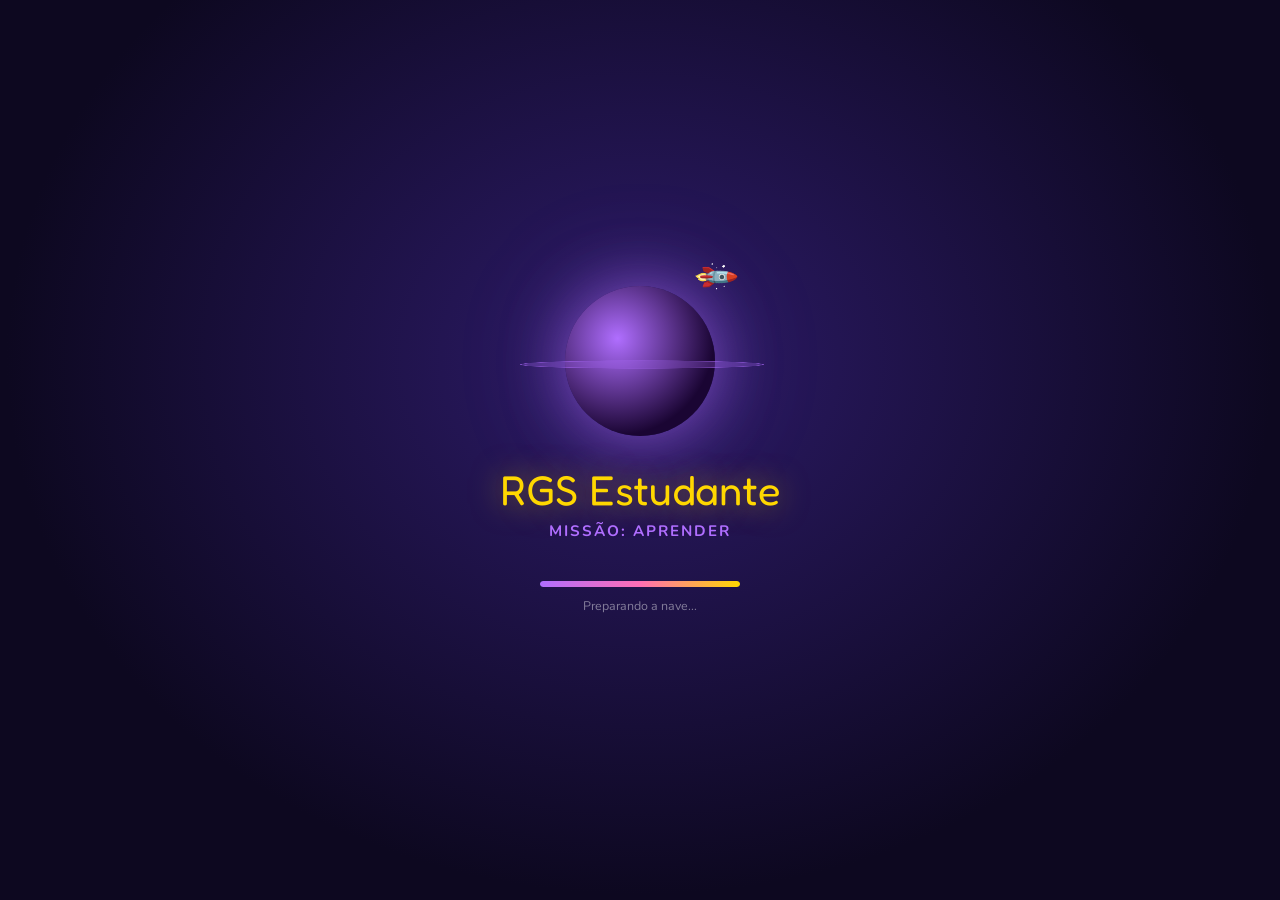
<file: index.html>
<!DOCTYPE html>
<html lang="pt-BR">
<head>
<meta charset="UTF-8">
<meta name="viewport" content="width=device-width, initial-scale=1.0, user-scalable=no">
<title>RGS Estudante 🚀</title>
<link href="https://fonts.googleapis.com/css2?family=Fredoka+One&family=Nunito:wght@400;600;700;800;900&display=swap" rel="stylesheet">
<link rel="stylesheet" href="app.css">

<!-- PWA -->
<link rel="manifest" href="manifest.json">
<meta name="theme-color" content="#b06eff">
<meta name="apple-mobile-web-app-capable" content="yes">
<meta name="apple-mobile-web-app-status-bar-style" content="black-translucent">
<meta name="apple-mobile-web-app-title" content="RGS Estudante">
<link rel="apple-touch-icon" href="icon-192.png">
</head>
<body>

<canvas id="starCanvas"></canvas>

<!-- ══════════════════════════════════════════
     SPLASH
══════════════════════════════════════════ -->
<div id="splash">
  <div class="splash-planet">
    <div class="rocket-wrap"><span>🚀</span></div>
  </div>
  <div class="splash-name">RGS Estudante</div>
  <div class="splash-sub">MISSÃO: APRENDER</div>
  <div class="splash-bar-wrap"><div class="splash-bar"></div></div>
  <div class="splash-txt">Preparando a nave...</div>
</div>

<!-- ══════════════════════════════════════════
     LOADING OVERLAY
══════════════════════════════════════════ -->
<div id="loadingOverlay">
  <div class="spinner lg"></div>
  <div class="loading-msg" id="loadingMsg">Carregando...</div>
</div>

<!-- ══════════════════════════════════════════
     TOAST
══════════════════════════════════════════ -->
<div class="toast" id="toast"></div>

<!-- ══════════════════════════════════════════
     APP WRAPPER
══════════════════════════════════════════ -->
<div id="appRoot">

  <!-- ── HEADER ── -->
  <div class="header" id="header">
    <div class="logo">RGS<span>Est.</span>🚀<small>ESTUDANTE</small></div>
    <div class="header-right">
      <span class="gs-badge" id="gsBadge">⏳</span>
      <button class="mode-btn" id="soundBtn" onclick="App.enableSound()" title="Ativar Sons">🔇 Som</button>
      <button class="mode-btn" id="installBtn" onclick="App.installPWA()" style="display:none">📲 Instalar</button>
      <button class="mode-btn" id="modeBtn" onclick="App.toggleMode()">🔒 Pais</button>
    </div>
  </div>

  <!-- ════════════════════════════════════════
       TELA: LOGIN FILHO
  ════════════════════════════════════════ -->
  <div class="screen" id="screenLogin">
    <div class="center-wrap">
      <div class="login-planet">🌟</div>
      <h1 class="login-title">Olá, Explorador!</h1>
      <p class="login-sub">Entre com seu nome para decolar</p>
      <div class="card login-card">
        <label class="field-label">👦 Seu nome</label>
        <input class="field" id="loginName" placeholder="Digite seu nome..." autocomplete="off">
        <label class="field-label">🔑 Sua senha secreta</label>
        <input class="field" id="loginPass" type="password" placeholder="••••" inputmode="numeric" maxlength="6">
        <div class="error-msg" id="loginError">Nome ou senha incorretos 🚫</div>
        <button class="btn primary block" id="loginBtn" onclick="App.doLogin()">🚀 Decolar!</button>
      </div>
    </div>
  </div>

  <!-- ════════════════════════════════════════
       TELA: HOME DO FILHO
  ════════════════════════════════════════ -->
  <div class="screen" id="screenChild">
    <div class="hero-card">
      <div class="hero-greeting">Olá,</div>
      <div class="hero-name" id="heroName">Explorador!</div>
      <p class="hero-sub">Continue sua aventura do conhecimento ✨</p>
      <div class="xp-bar-wrap">
        <div class="xp-label"><span>Nível <span id="childLevel">1</span></span><span id="xpDisplay">0/100 XP</span></div>
        <div class="xp-track"><div class="xp-fill" id="xpFill"></div></div>
      </div>
    </div>
    <div class="stats-row">
      <div class="stat-card"><div class="stat-num" id="statMissoes">0</div><div class="stat-lbl">Missões</div></div>
      <div class="stat-card"><div class="stat-num" id="statStars">⭐0</div><div class="stat-lbl">Estrelas</div></div>
      <div class="stat-card"><div class="stat-num" id="statMedia">-</div><div class="stat-lbl">Nota média</div></div>
    </div>
    <div class="section-title">🎯 Missões Pendentes</div>
    <div id="pendingList"></div>
    <div class="section-title" style="margin-top:1.2rem">✅ Concluídas</div>
    <div id="doneList"></div>
    <div style="text-align:center;margin-top:1.5rem">
      <button class="btn ghost" onclick="App.logout()">🚪 Sair</button>
    </div>
  </div>

  <!-- ════════════════════════════════════════
       TELA: RESOLVER TAREFA
  ════════════════════════════════════════ -->
  <div class="screen" id="screenTask">
    <button class="back-btn" onclick="App.goBack()">← Voltar</button>
    <div class="card task-header">
      <div class="task-title" id="taskTitle">Missão</div>
      <div class="prog-label"><span>Questão <span id="qCurrent">1</span> de <span id="qTotal">8</span></span><span id="qScore">0 certas</span></div>
      <div class="prog-track"><div class="prog-fill" id="progFill"></div></div>
    </div>
    <div class="card question-card">
      <div class="q-num" id="qNum">QUESTÃO 1</div>
      <div class="q-text" id="qText">Carregando...</div>
    </div>
    <div id="optionsArea"></div>
    <div class="feedback-bar" id="feedbackBar">
      <span id="fbIcon">✅</span><span id="fbMsg">Correto!</span>
    </div>
    <button class="btn primary block next-btn" id="nextBtn" onclick="App.nextQuestion()">Próxima →</button>
  </div>

  <!-- ════════════════════════════════════════
       TELA: RESULTADO
  ════════════════════════════════════════ -->
  <div class="screen" id="screenResult">
    <div class="card result-card">
      <div class="result-trophy" id="resTrophy">🏆</div>
      <div class="result-title" id="resTitle">Incrível!</div>
      <div class="result-sub" id="resSub">Missão completa!</div>
      <div class="result-score" id="resScore">8/8</div>
      <div class="result-stats">
        <div class="rs"><div class="rs-num" id="resCorrect">0</div><div class="rs-lbl">Certas</div></div>
        <div class="rs"><div class="rs-num" id="resWrong">0</div><div class="rs-lbl">Erradas</div></div>
        <div class="rs"><div class="rs-num" id="resGrade">10</div><div class="rs-lbl">Nota</div></div>
      </div>
      <div class="xp-gained" id="resXp">+50 XP! ⭐</div>
    </div>
    <button class="btn primary block" onclick="App.afterResult()">🚀 Voltar ao Hangar</button>
  </div>

  <!-- ════════════════════════════════════════
       TELA: LOGIN DOS PAIS (PIN)
  ════════════════════════════════════════ -->
  <div class="screen" id="screenParentLogin">
    <div class="center-wrap">
      <div class="login-planet">🔒</div>
      <h1 class="login-title">Área dos Pais</h1>
      <p class="login-sub">Digite o PIN para entrar</p>
      <div class="card login-card">
        <div class="pin-dots" id="pinDots">
          <div class="pin-dot" id="pd0"></div>
          <div class="pin-dot" id="pd1"></div>
          <div class="pin-dot" id="pd2"></div>
          <div class="pin-dot" id="pd3"></div>
        </div>
        <div class="numpad">
          <button class="num-btn" onclick="App.pinDigit('1')">1</button>
          <button class="num-btn" onclick="App.pinDigit('2')">2</button>
          <button class="num-btn" onclick="App.pinDigit('3')">3</button>
          <button class="num-btn" onclick="App.pinDigit('4')">4</button>
          <button class="num-btn" onclick="App.pinDigit('5')">5</button>
          <button class="num-btn" onclick="App.pinDigit('6')">6</button>
          <button class="num-btn" onclick="App.pinDigit('7')">7</button>
          <button class="num-btn" onclick="App.pinDigit('8')">8</button>
          <button class="num-btn" onclick="App.pinDigit('9')">9</button>
          <button class="num-btn del" onclick="App.pinDel()">⌫</button>
          <button class="num-btn" onclick="App.pinDigit('0')">0</button>
          <button class="num-btn ok" onclick="App.pinCheck()">✓</button>
        </div>
        <div class="error-msg" id="pinError"></div>
        <button class="btn ghost block" onclick="App.cancelPin()">Cancelar</button>
      </div>
    </div>
  </div>

  <!-- ════════════════════════════════════════
       TELA: PAINEL DOS PAIS
  ════════════════════════════════════════ -->
  <div class="screen" id="screenParent">

    <!-- Cabeçalho do painel -->
    <div class="parent-band">
      <div>
        <div class="parent-title">👨‍💼 Painel do Comandante</div>
        <div class="parent-sub">Gerencie missões e exploradores</div>
      </div>
      <button class="btn ghost sm" onclick="App.exitParent()">← Sair</button>
    </div>

    <!-- Tabs -->
    <div class="tab-bar">
      <button class="tab-btn active" id="tab-dash"    onclick="Parent.tab('dash')">📊 Dashboard</button>
      <button class="tab-btn"        id="tab-alunos"  onclick="Parent.tab('alunos')">👦 Alunos</button>
      <button class="tab-btn"        id="tab-missoes" onclick="Parent.tab('missoes')">🎯 Missões</button>
      <button class="tab-btn"        id="tab-result"  onclick="Parent.tab('result')">📋 Resultados</button>
      <button class="tab-btn"        id="tab-config"  onclick="Parent.tab('config')">⚙️ Config</button>
    </div>

    <!-- ── TAB: DASHBOARD ── -->
    <div class="tab-pane active" id="pane-dash">
      <div class="kpi-row">
        <div class="kpi"><div class="kpi-icon">👦</div><div class="kpi-num" id="kAlunos">0</div><div class="kpi-lbl">Alunos</div></div>
        <div class="kpi"><div class="kpi-icon">🎯</div><div class="kpi-num" id="kMissoes">0</div><div class="kpi-lbl">Missões</div></div>
        <div class="kpi"><div class="kpi-icon">✅</div><div class="kpi-num" id="kFeitas">0</div><div class="kpi-lbl">Concluídas</div></div>
        <div class="kpi"><div class="kpi-icon">⭐</div><div class="kpi-num" id="kMedia">-</div><div class="kpi-lbl">Nota média</div></div>
      </div>
      <div class="section-title">🏆 Ranking</div>
      <div class="table-wrap" id="rankingWrap"></div>
      <div class="section-title" style="margin-top:1.2rem">📋 Últimas missões</div>
      <div class="table-wrap" id="recentWrap"></div>
    </div>

    <!-- ── TAB: ALUNOS ── -->
    <div class="tab-pane" id="pane-alunos">
      <div class="card form-card">
        <div class="form-title">➕ Novo Aluno</div>
        <div class="form-row2">
          <div>
            <label class="field-label">Nome</label>
            <input class="field" id="novoNome" placeholder="Ex: João">
          </div>
          <div>
            <label class="field-label">Senha (números)</label>
            <input class="field" id="novaSenha" type="password" placeholder="Ex: 1234" maxlength="6" inputmode="numeric">
          </div>
        </div>
        <button class="btn primary" onclick="Parent.addAluno()">➕ Cadastrar</button>
      </div>
      <div class="section-title">👥 Alunos Cadastrados</div>
      <div class="table-wrap" id="alunosWrap"></div>
    </div>

    <!-- ── TAB: MISSÕES ── -->
    <div class="tab-pane" id="pane-missoes">
      <div class="card form-card">
        <div class="form-title">🤖 Gerar Missão com IA</div>
        <div class="form-row2">
          <div>
            <label class="field-label">Matéria</label>
            <select class="field" id="fSubject">
              <option value="Matemática">🔢 Matemática</option>
              <option value="Português">📝 Português</option>
              <option value="Ciências">🔬 Ciências</option>
              <option value="História">📜 História</option>
              <option value="Geografia">🗺️ Geografia</option>
              <option value="Inglês">🌍 Inglês</option>
              <option value="Lógica">🧠 Raciocínio Lógico</option>
            </select>
          </div>
          <div>
            <label class="field-label">Tema</label>
            <input class="field" id="fTema" placeholder="Ex: tabuada do 7, sistema solar...">
          </div>
          <div>
            <label class="field-label">Dificuldade</label>
            <select class="field" id="fDiff">
              <option value="fácil">😊 Fácil</option>
              <option value="médio" selected>🤔 Médio</option>
              <option value="difícil">🔥 Difícil</option>
            </select>
          </div>
          <div>
            <label class="field-label">Questões</label>
            <select class="field" id="fQty">
              <option value="5">5</option>
              <option value="8" selected>8</option>
              <option value="10">10</option>
              <option value="15">15</option>
              <option value="20">20</option>
            </select>
          </div>
          <div style="grid-column:1/-1">
            <label class="field-label">Para qual aluno?</label>
            <select class="field" id="fTarget"><option value="">— Todos —</option></select>
          </div>
        </div>
        <button class="btn orange block" id="btnGerar" onclick="Parent.gerar()">🤖 Gerar Missão com IA</button>
        <div class="preview-box" id="previewBox">
          <div class="preview-ttl">✅ Missão gerada — prévia:</div>
          <div id="previewContent"></div>
          <button class="btn success block" style="margin-top:.75rem" onclick="Parent.publicar()">🚀 Publicar Missão!</button>
        </div>
      </div>
      <div class="section-title">📋 Todas as Missões</div>
      <div class="table-wrap" id="missoesWrap"></div>
    </div>

    <!-- ── TAB: RESULTADOS ── -->
    <div class="tab-pane" id="pane-result">
      <div id="resultadosWrap"></div>
    </div>

    <!-- ── TAB: CONFIG ── -->
    <div class="tab-pane" id="pane-config">
      <div class="card form-card">
        <div class="form-title">🔑 PIN dos Pais</div>
        <label class="field-label">Novo PIN (mín. 4 dígitos)</label>
        <input class="field" id="cfgPin" type="password" placeholder="••••" maxlength="6" inputmode="numeric">
        <button class="btn primary" onclick="Parent.salvarPin()">💾 Alterar PIN</button>
      </div>
      <div class="card form-card">
        <div class="form-title">🔗 URL Google Apps Script</div>
        <p class="tip">Cole aqui a URL do seu Web App para salvar dados em qualquer dispositivo.</p>
        <label class="field-label">URL do Web App</label>
        <input class="field" id="cfgGs" placeholder="https://script.google.com/macros/s/...">
        <button class="btn primary" onclick="Parent.salvarGs()">💾 Salvar e Reconectar</button>
      </div>
    </div>

  </div><!-- /screenParent -->

</div><!-- /appRoot -->

<script src="app.js"></script>
<script>
if ('serviceWorker' in navigator) {
  window.addEventListener('load', () => {
    navigator.serviceWorker.register('./sw.js')
      .then(r => console.log('SW registrado'))
      .catch(e => console.log('SW erro:', e));
  });
}
</script>
</body>
</html>
</file>
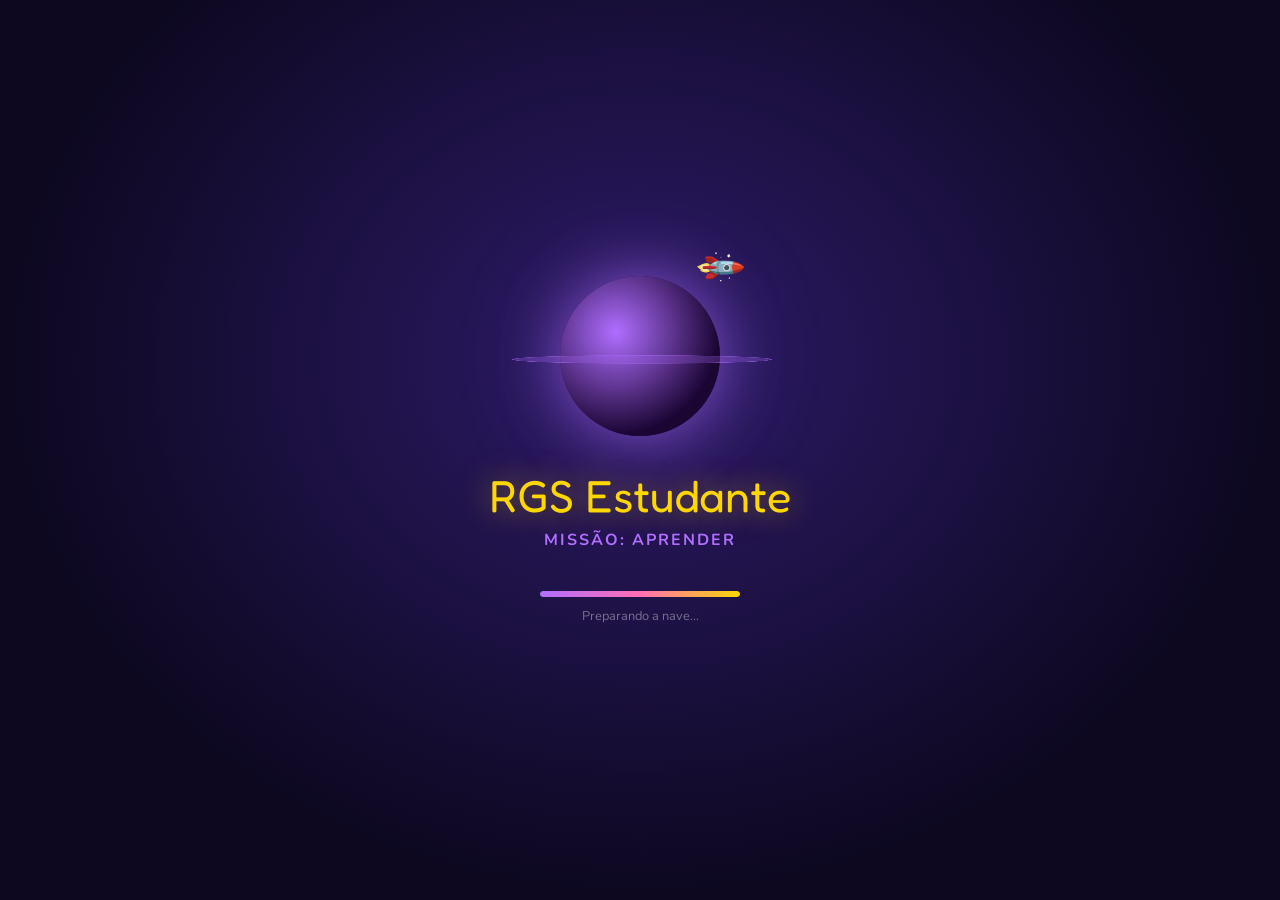
<file: Index.html>
<!DOCTYPE html>
<html lang="pt-BR">
<head>
<meta charset="UTF-8">
<meta name="viewport" content="width=device-width, initial-scale=1.0, user-scalable=no">
<title>RGS Estudante 🚀</title>
<link href="https://fonts.googleapis.com/css2?family=Fredoka+One&family=Nunito:wght@400;600;700;800;900&display=swap" rel="stylesheet">
<style>
:root {
  --gold: #FFD700;
  --neon: #39ff14;
  --pink: #ff6eb4;
  --blue: #64c8ff;
  --purple: #b06eff;
  --red: #ff4757;
  --orange: #ff8c42;
  --surface: rgba(255,255,255,0.07);
  --surface2: rgba(255,255,255,0.13);
  --text: #f0e6ff;
}
* { box-sizing:border-box; margin:0; padding:0; -webkit-tap-highlight-color:transparent; }
html { height:100%; }
body {
  background: #0d0820;
  min-height:100vh; height:100%;
  font-family:'Nunito',sans-serif;
  color:var(--text);
  overflow-x:hidden;
}

/* ── CANVAS DE ESTRELAS ── */
#starCanvas {
  position:fixed; top:0; left:0; width:100%; height:100%;
  pointer-events:none; z-index:0;
}

/* ── SPLASH SCREEN ── */
#splash {
  position:fixed; inset:0; z-index:999;
  display:flex; flex-direction:column;
  align-items:center; justify-content:center;
  background: radial-gradient(ellipse at 50% 40%, #2d1b69 0%, #0d0820 70%);
  overflow:hidden;
}
#splash .planet {
  width:160px; height:160px; border-radius:50%;
  background: radial-gradient(circle at 35% 35%, #b06eff, #1a0533 70%);
  box-shadow: 0 0 60px rgba(176,110,255,0.6), 0 0 120px rgba(176,110,255,0.2);
  position:relative;
  animation: planetFloat 3s ease-in-out infinite;
}
#splash .planet::after {
  content:'';
  position:absolute; left:-30%; top:42%;
  width:160%; height:18%;
  background: rgba(176,110,255,0.25);
  border-radius:50%;
  border:2px solid rgba(176,110,255,0.5);
  transform:rotateX(75deg);
}
.rocket-wrap {
  position:absolute; top:-30px; right:-20px;
  animation: rocketOrbit 6s linear infinite;
  transform-origin:-40px 50px;
}
.rocket-wrap span { font-size:2rem; display:block; transform:rotate(45deg); }

@keyframes planetFloat {
  0%,100%{transform:translateY(0)} 50%{transform:translateY(-14px)}
}
@keyframes rocketOrbit {
  from{transform:rotate(0deg)} to{transform:rotate(360deg)}
}
#splash .app-name {
  font-family:'Fredoka One'; font-size:2.8rem;
  color:var(--gold); margin-top:2rem;
  text-shadow:0 0 30px rgba(255,215,0,0.5);
  opacity:0; animation:fadeUp 0.8s 0.6s forwards;
}
#splash .app-sub {
  font-size:1rem; color:var(--purple); margin-top:6px;
  opacity:0; animation:fadeUp 0.8s 1s forwards;
  font-weight:700; letter-spacing:2px;
}
#splash .loading-bar-wrap {
  width:200px; height:6px; background:rgba(255,255,255,0.1);
  border-radius:20px; margin-top:2.5rem; overflow:hidden;
  opacity:0; animation:fadeUp 0.8s 1.3s forwards;
}
#splash .loading-bar {
  height:100%; width:0%; border-radius:20px;
  background:linear-gradient(90deg,var(--purple),var(--pink),var(--gold));
  animation:loadBar 2s 1.5s ease forwards;
}
#splash .loading-txt {
  font-size:0.8rem; color:rgba(255,255,255,0.4); margin-top:10px;
  opacity:0; animation:fadeUp 0.5s 1.5s forwards;
}
@keyframes fadeUp {
  from{opacity:0;transform:translateY(20px)} to{opacity:1;transform:translateY(0)}
}
@keyframes loadBar {
  0%{width:0%} 30%{width:40%} 70%{width:75%} 100%{width:100%}
}
#splash.hide {
  animation:splashOut 0.7s forwards;
}
@keyframes splashOut {
  from{opacity:1;transform:scale(1)} to{opacity:0;transform:scale(1.06);pointer-events:none}
}

/* ── SHOOTING STARS ── */
.shoot {
  position:fixed; top:0; left:0; width:3px; height:3px;
  border-radius:50%; background:white; pointer-events:none; z-index:1;
  animation:shoot linear forwards;
}
@keyframes shoot {
  from{transform:translate(0,0) rotate(var(--ang)); opacity:1}
  to{transform:translate(var(--dx),var(--dy)) rotate(var(--ang)); opacity:0}
}

/* ── LAYOUT ── */
.app { position:relative; z-index:1; max-width:480px; margin:0 auto; padding:1rem; }
.screen { display:none; }
.screen.active { display:block; }

/* ── HEADER ── */
.header {
  background:var(--surface); backdrop-filter:blur(12px);
  border:1px solid rgba(255,255,255,0.13); border-radius:20px;
  padding:0.9rem 1.2rem; margin-bottom:1.2rem;
  display:flex; align-items:center; justify-content:space-between;
}
.logo { font-family:'Fredoka One'; font-size:1.5rem; color:var(--gold); letter-spacing:1px; }
.logo span { color:var(--pink); }
.logo small { font-size:0.65rem; color:rgba(255,255,255,0.4); display:block; font-family:'Nunito'; font-weight:700; letter-spacing:2px; }
.mode-btn {
  background:var(--surface2); border:1px solid rgba(255,255,255,0.18);
  border-radius:12px; color:var(--text); font-family:'Nunito'; font-weight:800;
  font-size:0.78rem; padding:7px 14px; cursor:pointer; transition:all 0.2s;
}
.mode-btn:hover { background:rgba(255,255,255,0.2); }

/* ── LOGIN SCREEN ── */
#screenLogin {
  min-height:70vh; display:none;
  flex-direction:column; align-items:center; justify-content:center;
}
#screenLogin.active { display:flex; }
.login-planet {
  width:90px; height:90px; border-radius:50%;
  background:radial-gradient(circle at 35% 35%,var(--purple),#1a0533 70%);
  box-shadow:0 0 40px rgba(176,110,255,0.5);
  display:flex; align-items:center; justify-content:center;
  font-size:2.5rem; margin-bottom:1.5rem;
  animation:planetFloat 3s ease-in-out infinite;
}
.login-title { font-family:'Fredoka One'; font-size:2rem; color:var(--gold); text-align:center; }
.login-sub { font-size:0.9rem; color:rgba(255,255,255,0.5); margin-top:4px; margin-bottom:2rem; text-align:center; }
.login-card {
  background:var(--surface); border:1px solid rgba(255,255,255,0.12);
  border-radius:24px; padding:1.75rem; width:100%; max-width:340px;
}
.login-label { font-size:0.82rem; font-weight:800; color:var(--blue); margin-bottom:6px; display:block; }
.login-input {
  width:100%; background:rgba(255,255,255,0.08); border:1.5px solid rgba(255,255,255,0.15);
  border-radius:14px; padding:0.75rem 1rem; font-family:'Nunito'; font-size:1rem;
  color:var(--text); outline:none; margin-bottom:1rem; transition:border 0.2s;
}
.login-input:focus { border-color:var(--purple); }
.login-btn {
  width:100%; background:linear-gradient(135deg,var(--purple),var(--pink));
  border:none; border-radius:14px; padding:0.9rem;
  font-family:'Fredoka One'; font-size:1.1rem; color:white;
  cursor:pointer; transition:all 0.2s; margin-top:0.25rem;
}
.login-btn:hover { transform:scale(1.02); opacity:0.92; }
.login-error { color:var(--red); font-size:0.82rem; text-align:center; margin-top:-0.5rem; margin-bottom:0.75rem; display:none; }

/* ── HERO CARD ── */
.hero-card {
  background:linear-gradient(135deg,rgba(176,110,255,0.28),rgba(57,255,20,0.07));
  border:1px solid rgba(176,110,255,0.35); border-radius:24px;
  padding:1.4rem 1.5rem; margin-bottom:1.2rem; position:relative; overflow:hidden;
}
.hero-card::before { content:'🚀'; position:absolute; top:-8px; right:-8px; font-size:5rem; opacity:0.08; transform:rotate(30deg); }
.hero-greeting { font-family:'Fredoka One'; font-size:1.6rem; color:var(--gold); }
.hero-name { font-family:'Fredoka One'; font-size:2rem; color:white; }
.hero-sub { font-size:0.85rem; opacity:0.65; margin-top:2px; }
.xp-bar-wrap { margin-top:1rem; }
.xp-label { font-size:0.74rem; opacity:0.65; margin-bottom:5px; display:flex; justify-content:space-between; }
.xp-bar { background:rgba(255,255,255,0.1); border-radius:20px; height:14px; overflow:hidden; }
.xp-fill { background:linear-gradient(90deg,var(--gold),var(--pink)); height:100%; border-radius:20px; transition:width 1s ease; }

/* ── STATS ── */
.stats-row { display:flex; gap:0.7rem; margin-bottom:1.2rem; }
.stat-card {
  flex:1; background:var(--surface); border:1px solid rgba(255,255,255,0.1);
  border-radius:16px; padding:0.75rem 0.5rem; text-align:center;
}
.stat-num { font-family:'Fredoka One'; font-size:1.5rem; color:var(--gold); }
.stat-lbl { font-size:0.65rem; opacity:0.6; line-height:1.3; }

/* ── SECTION TITLE ── */
.section-title {
  font-family:'Fredoka One'; font-size:1.05rem; color:var(--blue);
  margin-bottom:0.7rem; display:flex; align-items:center; gap:7px;
}

/* ── MISSION CARDS ── */
.mission-card {
  background:var(--surface); border:1px solid rgba(255,255,255,0.1);
  border-radius:18px; padding:1rem 1.2rem; margin-bottom:0.7rem;
  cursor:pointer; transition:all 0.22s; position:relative; overflow:hidden;
}
.mission-card:active { transform:scale(0.97); }
.mission-card:hover { border-color:var(--purple); background:var(--surface2); transform:translateY(-2px); }
.mission-card.urgent { border-color:var(--red); }
.mission-header { display:flex; align-items:center; gap:10px; margin-bottom:6px; }
.mission-icon { font-size:2rem; }
.mission-name { font-weight:800; font-size:0.98rem; }
.mission-sub { font-size:0.76rem; opacity:0.65; }
.mission-footer { display:flex; gap:6px; margin-top:8px; flex-wrap:wrap; }
.badge { font-size:0.68rem; font-weight:800; padding:3px 10px; border-radius:20px; display:inline-block; }
.badge-xp { background:rgba(255,215,0,0.18); color:var(--gold); border:1px solid rgba(255,215,0,0.35); }
.badge-subj { background:rgba(100,200,255,0.18); color:var(--blue); border:1px solid rgba(100,200,255,0.35); }
.badge-done { background:rgba(57,255,20,0.13); color:var(--neon); border:1px solid rgba(57,255,20,0.3); }
.badge-urgent { background:rgba(255,71,87,0.18); color:var(--red); border:1px solid rgba(255,71,87,0.35); }
.badge-diff { background:rgba(255,140,66,0.18); color:var(--orange); border:1px solid rgba(255,140,66,0.35); }

.empty-state { text-align:center; padding:2rem 1rem; opacity:0.55; }
.empty-icon { font-size:2.5rem; margin-bottom:0.5rem; }
.empty-msg { font-size:0.85rem; line-height:1.5; }

/* ── TASK SCREEN ── */
.task-header {
  background:var(--surface); border:1px solid rgba(255,255,255,0.1);
  border-radius:20px; padding:1rem 1.2rem; margin-bottom:1rem;
}
.task-title { font-family:'Fredoka One'; font-size:1.2rem; color:var(--gold); }
.progress-lbl { font-size:0.74rem; opacity:0.65; margin-bottom:4px; display:flex; justify-content:space-between; }
.progress-bar { background:rgba(255,255,255,0.1); border-radius:20px; height:10px; overflow:hidden; }
.progress-fill { background:linear-gradient(90deg,var(--blue),var(--purple)); height:100%; border-radius:20px; transition:width 0.5s; }

.question-card {
  background:linear-gradient(135deg,rgba(100,200,255,0.1),rgba(176,110,255,0.12));
  border:1px solid rgba(100,200,255,0.28); border-radius:20px;
  padding:1.25rem; margin-bottom:1rem;
}
.question-num { font-size:0.72rem; color:var(--blue); font-weight:800; margin-bottom:6px; letter-spacing:1px; }
.question-text { font-size:1.05rem; font-weight:700; line-height:1.45; }

.options-grid { display:grid; grid-template-columns:1fr 1fr; gap:0.6rem; margin-bottom:1rem; }
.option-btn {
  background:var(--surface); border:1.5px solid rgba(255,255,255,0.14);
  border-radius:14px; padding:0.8rem 0.5rem; cursor:pointer;
  font-family:'Nunito'; font-weight:800; font-size:0.88rem; color:var(--text);
  transition:all 0.18s; text-align:center; line-height:1.3;
}
.option-btn:hover:not(:disabled) { border-color:var(--purple); background:rgba(176,110,255,0.2); transform:scale(1.03); }
.option-btn.correct { background:rgba(57,255,20,0.2); border-color:var(--neon); color:var(--neon); }
.option-btn.wrong { background:rgba(255,71,87,0.2); border-color:var(--red); color:var(--red); }
.option-btn:disabled { cursor:default; }

.open-answer {
  width:100%; background:var(--surface2); border:1.5px solid rgba(255,255,255,0.18);
  border-radius:14px; padding:0.8rem 1rem; font-family:'Nunito'; font-size:1rem;
  color:var(--text); resize:none; outline:none; margin-bottom:0.75rem;
}
.open-answer:focus { border-color:var(--purple); }

.feedback-bar {
  border-radius:14px; padding:0.75rem 1rem; margin-bottom:0.75rem;
  font-weight:800; display:none; align-items:center; gap:8px; font-size:0.95rem;
}
.feedback-bar.correct { background:rgba(57,255,20,0.14); border:1px solid rgba(57,255,20,0.35); color:var(--neon); display:flex; }
.feedback-bar.wrong { background:rgba(255,71,87,0.14); border:1px solid rgba(255,71,87,0.35); color:var(--red); display:flex; }

.next-btn {
  width:100%; background:linear-gradient(135deg,var(--purple),var(--pink));
  border:none; border-radius:16px; padding:0.9rem;
  font-family:'Fredoka One'; font-size:1.1rem; color:white; cursor:pointer;
  transition:all 0.2s; display:none;
}
.next-btn:hover { transform:scale(1.02); }
.next-btn.visible { display:block; }
.back-btn {
  background:var(--surface); border:1px solid rgba(255,255,255,0.13);
  border-radius:12px; padding:7px 16px; cursor:pointer;
  font-family:'Nunito'; font-weight:800; font-size:0.82rem; color:var(--text);
  margin-bottom:1rem; transition:all 0.2s;
}
.back-btn:hover { background:var(--surface2); }
.submit-btn {
  width:100%; background:linear-gradient(135deg,var(--blue),var(--purple));
  border:none; border-radius:16px; padding:0.9rem;
  font-family:'Fredoka One'; font-size:1.1rem; color:white; cursor:pointer; transition:all 0.2s;
}
.submit-btn:hover { transform:scale(1.02); }

/* ── RESULT SCREEN ── */
.result-card {
  background:linear-gradient(135deg,rgba(255,215,0,0.13),rgba(176,110,255,0.13));
  border:1px solid rgba(255,215,0,0.28); border-radius:24px;
  padding:2rem; text-align:center; margin-bottom:1rem;
}
.result-trophy { font-size:4.5rem; margin-bottom:0.5rem; animation:trophyBounce 0.6s 0.2s both; }
@keyframes trophyBounce { 0%{transform:scale(0) rotate(-20deg)} 70%{transform:scale(1.2) rotate(5deg)} 100%{transform:scale(1) rotate(0)} }
.result-title { font-family:'Fredoka One'; font-size:2rem; color:var(--gold); }
.result-sub { font-size:0.88rem; opacity:0.75; margin-top:4px; }
.result-score {
  font-family:'Fredoka One'; font-size:3.5rem; margin:1rem 0;
  background:linear-gradient(135deg,var(--gold),var(--pink));
  -webkit-background-clip:text; -webkit-text-fill-color:transparent; background-clip:text;
}
.result-stats { display:flex; gap:1rem; justify-content:center; margin-top:1rem; }
.result-stat { text-align:center; }
.result-stat-num { font-family:'Fredoka One'; font-size:1.4rem; color:var(--blue); }
.result-stat-lbl { font-size:0.72rem; opacity:0.65; }
.xp-gained {
  background:rgba(255,215,0,0.13); border:1px solid rgba(255,215,0,0.28);
  border-radius:14px; padding:0.75rem; margin-top:1rem;
  font-family:'Fredoka One'; font-size:1.1rem; color:var(--gold);
}

/* ── PARENT SCREEN ── */
.parent-band {
  background:linear-gradient(135deg,rgba(255,140,66,0.22),rgba(255,71,87,0.15));
  border:1px solid rgba(255,140,66,0.3); border-radius:20px;
  padding:1rem 1.2rem; margin-bottom:1rem; display:flex; align-items:center; gap:10px;
}
.parent-icon { font-size:1.8rem; }
.parent-title { font-family:'Fredoka One'; font-size:1.15rem; color:var(--orange); }
.parent-sub { font-size:0.76rem; opacity:0.65; }

.tab-bar { display:flex; gap:0.5rem; margin-bottom:1rem; }
.tab-btn {
  flex:1; background:var(--surface); border:1px solid rgba(255,255,255,0.1);
  border-radius:12px; padding:0.55rem 0.25rem; cursor:pointer; font-family:'Nunito';
  font-weight:800; font-size:0.75rem; color:var(--text); transition:all 0.2s; text-align:center;
}
.tab-btn.active { background:rgba(176,110,255,0.28); border-color:var(--purple); color:var(--purple); }
.tab-content { display:none; }
.tab-content.active { display:block; }

.create-card {
  background:var(--surface); border:1px solid rgba(255,255,255,0.1);
  border-radius:20px; padding:1.25rem; margin-bottom:1rem;
}
.form-label { font-size:0.78rem; font-weight:800; color:var(--blue); margin-bottom:5px; display:block; }
.form-input,.form-select {
  width:100%; background:rgba(255,255,255,0.07); border:1.5px solid rgba(255,255,255,0.14);
  border-radius:12px; padding:0.65rem 0.9rem; font-family:'Nunito'; font-size:0.9rem;
  color:var(--text); outline:none; margin-bottom:0.85rem; transition:border 0.2s;
}
.form-input:focus,.form-select:focus { border-color:var(--purple); }
.form-select option { background:#1a0533; }
.form-row { display:grid; grid-template-columns:1fr 1fr; gap:0.7rem; }

.generate-btn {
  width:100%; background:linear-gradient(135deg,var(--orange),var(--red));
  border:none; border-radius:14px; padding:0.85rem;
  font-family:'Fredoka One'; font-size:1rem; color:white; cursor:pointer;
  transition:all 0.2s; display:flex; align-items:center; justify-content:center; gap:8px;
}
.generate-btn:hover { transform:scale(1.02); }
.generate-btn:disabled { opacity:0.55; cursor:default; transform:none; }

.preview-card {
  background:rgba(57,255,20,0.05); border:1px solid rgba(57,255,20,0.2);
  border-radius:16px; padding:1rem; margin-top:0.75rem; display:none;
}
.preview-card.visible { display:block; }
.preview-title { font-size:0.78rem; font-weight:800; color:var(--neon); margin-bottom:6px; }
.preview-q { font-size:0.83rem; margin-bottom:4px; opacity:0.82; }
.publish-btn {
  width:100%; background:linear-gradient(135deg,var(--neon),#00cc44);
  border:none; border-radius:14px; padding:0.85rem; margin-top:0.75rem;
  font-family:'Fredoka One'; font-size:1rem; color:#0a3300; cursor:pointer; transition:all 0.2s;
}
.publish-btn:hover { transform:scale(1.02); }

.task-item {
  background:var(--surface); border:1px solid rgba(255,255,255,0.09);
  border-radius:14px; padding:0.75rem 1rem; margin-bottom:0.55rem;
  display:flex; align-items:center; justify-content:space-between;
}
.task-item-name { font-weight:800; font-size:0.88rem; }
.task-item-meta { font-size:0.72rem; opacity:0.55; margin-top:2px; }
.task-delete {
  background:rgba(255,71,87,0.18); border:1px solid rgba(255,71,87,0.3);
  border-radius:8px; padding:4px 10px; cursor:pointer; font-size:0.72rem;
  color:var(--red); font-family:'Nunito'; font-weight:800;
}

/* ── CONFIG CARD ── */
.config-card {
  background:var(--surface); border:1px solid rgba(255,255,255,0.1);
  border-radius:20px; padding:1.25rem; margin-bottom:1rem;
}
.config-title { font-family:'Fredoka One'; font-size:1.1rem; color:var(--gold); margin-bottom:0.4rem; }
.config-sub { font-size:0.8rem; opacity:0.65; margin-bottom:1rem; line-height:1.5; }
.save-btn {
  width:100%; background:linear-gradient(135deg,var(--purple),var(--blue));
  border:none; border-radius:14px; padding:0.85rem;
  font-family:'Fredoka One'; font-size:1rem; color:white; cursor:pointer; transition:all 0.2s;
}
.save-btn:hover { transform:scale(1.02); }

.tip-box {
  background:rgba(100,200,255,0.07); border:1px solid rgba(100,200,255,0.18);
  border-radius:12px; padding:0.7rem; margin-top:0.75rem;
  font-size:0.78rem; color:var(--blue); line-height:1.5;
}

/* ── TOAST ── */
.toast {
  position:fixed; bottom:1.5rem; left:50%; transform:translateX(-50%);
  background:rgba(20,8,50,0.96); border:1px solid rgba(176,110,255,0.4);
  border-radius:16px; padding:0.75rem 1.25rem; font-weight:800; font-size:0.88rem;
  z-index:500; opacity:0; transition:opacity 0.3s; pointer-events:none;
  white-space:nowrap; max-width:90vw; text-align:center;
}
.toast.show { opacity:1; }

/* ── XP POP ── */
@keyframes xpPop {
  0%{transform:translate(-50%,-50%) scale(0.5);opacity:1}
  100%{transform:translate(-50%,-150%) scale(1.3);opacity:0}
}
.xp-pop {
  position:fixed; left:50%; top:50%;
  font-family:'Fredoka One'; font-size:2rem; color:var(--gold);
  pointer-events:none; z-index:400;
  animation:xpPop 1.1s ease-out forwards;
  text-shadow:0 0 20px rgba(255,215,0,0.6);
}

/* ── SPINNER ── */
.spinner { display:inline-block; width:20px; height:20px; border:3px solid rgba(255,255,255,0.25); border-top-color:white; border-radius:50%; animation:spin 0.7s linear infinite; }
@keyframes spin { to{transform:rotate(360deg)} }

/* ── CONFETTI ── */
.confetti { position:fixed; pointer-events:none; z-index:300; border-radius:2px; animation:confettiDrop linear forwards; }
@keyframes confettiDrop { from{transform:translateY(-20px) rotate(0deg);opacity:1} to{transform:translateY(100vh) rotate(720deg);opacity:0} }
</style>
</head>
<body>

<canvas id="starCanvas"></canvas>

<!-- SPLASH -->
<div id="splash">
  <div style="position:relative">
    <div class="planet">
      <div class="rocket-wrap"><span>🚀</span></div>
    </div>
  </div>
  <div class="app-name">RGS Estudante</div>
  <div class="app-sub">MISSÃO: APRENDER</div>
  <div class="loading-bar-wrap">
    <div class="loading-bar"></div>
  </div>
  <div class="loading-txt">Preparando a nave...</div>
</div>

<div class="toast" id="toast"></div>

<div class="app">

  <!-- HEADER -->
  <div class="header">
    <div class="logo">RGS<span> Est.</span> 🚀<small>ESTUDANTE</small></div>
    <div style="display:flex;gap:8px;align-items:center">
      <button class="mode-btn" id="modeToggle" onclick="toggleMode()">🔒 Pais</button>
    </div>
  </div>

  <!-- ===== LOGIN SCREEN ===== -->
  <div class="screen" id="screenLogin">
    <div class="login-planet">🌟</div>
    <div class="login-title">Olá, Explorador!</div>
    <div class="login-sub">Entre com seu nome para decolar</div>
    <div class="login-card">
      <label class="login-label">👦 Seu nome</label>
      <input class="login-input" id="loginName" placeholder="Digite seu nome..." autocomplete="off">
      <label class="login-label">🔑 Sua senha secreta</label>
      <input class="login-input" id="loginPass" type="password" placeholder="••••••" inputmode="numeric" maxlength="6">
      <div class="login-error" id="loginError">Nome ou senha incorretos. Tente de novo! 🚫</div>
      <button class="login-btn" onclick="doLogin()">🚀 Decolar!</button>
    </div>
  </div>

  <!-- ===== CHILD HOME ===== -->
  <div class="screen" id="screenChild">
    <div class="hero-card">
      <div class="hero-greeting">Olá,</div>
      <div class="hero-name" id="heroName">Explorador!</div>
      <div class="hero-sub">Continue sua aventura do conhecimento ✨</div>
      <div class="xp-bar-wrap">
        <div class="xp-label"><span>Nível <span id="childLevel">1</span></span><span id="xpDisplay">0 / 100 XP</span></div>
        <div class="xp-bar"><div class="xp-fill" id="xpFill" style="width:0%"></div></div>
      </div>
    </div>

    <div class="stats-row">
      <div class="stat-card">
        <div class="stat-num" id="totalMissions">0</div>
        <div class="stat-lbl">Missões<br>feitas</div>
      </div>
      <div class="stat-card">
        <div class="stat-num" id="totalStars">⭐ 0</div>
        <div class="stat-lbl">Estrelas<br>ganhas</div>
      </div>
      <div class="stat-card">
        <div class="stat-num" id="avgScore">-</div>
        <div class="stat-lbl">Nota<br>média</div>
      </div>
    </div>

    <div class="section-title">🎯 Missões Pendentes</div>
    <div id="pendingList"></div>

    <div class="section-title" style="margin-top:1rem">✅ Missões Concluídas</div>
    <div id="doneList"></div>
  </div>

  <!-- ===== TASK SCREEN ===== -->
  <div class="screen" id="screenTask">
    <button class="back-btn" onclick="goBack()">← Voltar</button>
    <div class="task-header">
      <div class="task-title" id="taskTitle">Missão</div>
      <div style="margin-top:8px">
        <div class="progress-lbl">
          <span>Questão <span id="qCurrent">1</span> de <span id="qTotal">8</span></span>
          <span id="qScore">0 certas</span>
        </div>
        <div class="progress-bar"><div class="progress-fill" id="progressFill" style="width:0%"></div></div>
      </div>
    </div>
    <div class="question-card">
      <div class="question-num" id="questionNum">QUESTÃO 1</div>
      <div class="question-text" id="questionText">Carregando...</div>
    </div>
    <div id="optionsArea"></div>
    <div class="feedback-bar" id="feedbackBar">
      <span id="feedbackIcon">✅</span><span id="feedbackMsg">Correto!</span>
    </div>
    <button class="next-btn" id="nextBtn" onclick="nextQuestion()">Próxima questão →</button>
  </div>

  <!-- ===== RESULT SCREEN ===== -->
  <div class="screen" id="screenResult">
    <div class="result-card">
      <div class="result-trophy" id="resultTrophy">🏆</div>
      <div class="result-title" id="resultTitle">Incrível!</div>
      <div class="result-sub" id="resultSub">Missão completa!</div>
      <div class="result-score" id="resultScore">8/8</div>
      <div class="result-stats">
        <div class="result-stat"><div class="result-stat-num" id="resCorrect">0</div><div class="result-stat-lbl">Certas</div></div>
        <div class="result-stat"><div class="result-stat-num" id="resWrong">0</div><div class="result-stat-lbl">Erradas</div></div>
        <div class="result-stat"><div class="result-stat-num" id="resGrade">10</div><div class="result-stat-lbl">Nota</div></div>
      </div>
      <div class="xp-gained" id="xpGained">+50 XP! ⭐</div>
    </div>
    <button class="submit-btn" onclick="afterResult()">🚀 Voltar ao Hangar</button>
  </div>

  <!-- ===== PARENT SCREEN ===== -->
  <div class="screen" id="screenParent">
    <button class="back-btn" onclick="exitParent()">← Sair</button>
    <div class="parent-band">
      <div class="parent-icon">👨‍💼</div>
      <div>
        <div class="parent-title">Painel do Comandante</div>
        <div class="parent-sub">Gerencie as missões do explorador</div>
      </div>
    </div>

    <div class="tab-bar">
      <button class="tab-btn active" onclick="switchTab('tabCreate')">➕ Criar</button>
      <button class="tab-btn" onclick="switchTab('tabTasks')">📋 Missões</button>
      <button class="tab-btn" onclick="switchTab('tabConfig')">⚙️ Config</button>
    </div>

    <!-- CREATE TAB -->
    <div class="tab-content active" id="tabCreate">
      <div class="create-card">
        <label class="form-label">📚 Matéria</label>
        <select class="form-select" id="taskSubject">
          <option value="Matemática">🔢 Matemática</option>
          <option value="Português">📝 Português</option>
          <option value="Ciências">🔬 Ciências</option>
          <option value="História">📜 História</option>
          <option value="Geografia">🗺️ Geografia</option>
          <option value="Inglês">🌍 Inglês</option>
          <option value="Lógica">🧠 Raciocínio Lógico</option>
        </select>

        <label class="form-label">🎯 Tema da atividade</label>
        <input class="form-input" id="taskType" placeholder="Ex: tabuada do 7, verbos no passado, sistema solar...">

        <div class="form-row">
          <div>
            <label class="form-label">📊 Dificuldade</label>
            <select class="form-select" id="taskDiff">
              <option value="fácil">😊 Fácil</option>
              <option value="médio" selected>🤔 Médio</option>
              <option value="difícil">🔥 Difícil</option>
            </select>
          </div>
          <div>
            <label class="form-label">❓ Questões</label>
            <select class="form-select" id="taskQty">
              <option value="5">5</option>
              <option value="8" selected>8</option>
              <option value="10">10</option>
            </select>
          </div>
        </div>

        <label class="form-label">👶 Para quem?</label>
        <select class="form-select" id="taskTarget">
          <option value="">— Todos os alunos —</option>
        </select>

        <button class="generate-btn" id="generateBtn" onclick="generateTask()">
          <span id="generateBtnText">🤖 Gerar Missão com IA</span>
        </button>

        <div class="tip-box">💡 A IA cria questões personalizadas com múltipla escolha e gabarito automático.</div>

        <div class="preview-card" id="previewCard">
          <div class="preview-title">✅ MISSÃO GERADA — Prévia:</div>
          <div id="previewContent"></div>
          <button class="publish-btn" onclick="publishTask()">🚀 Publicar Missão!</button>
        </div>
      </div>
    </div>

    <!-- TASKS TAB -->
    <div class="tab-content" id="tabTasks">
      <div id="parentTaskList"></div>
    </div>

    <!-- CONFIG TAB -->
    <div class="tab-content" id="tabConfig">
      <div class="config-card">
        <div class="config-title">👦 Gerenciar Alunos</div>
        <div class="config-sub">Adicione a criança com nome e senha secreta.</div>
        <label class="form-label">Nome do aluno</label>
        <input class="form-input" id="newStudentName" placeholder="Ex: João">
        <label class="form-label">Senha do aluno (números)</label>
        <input class="form-input" id="newStudentPass" type="password" placeholder="Ex: 1234" maxlength="6" inputmode="numeric">
        <button class="save-btn" onclick="addStudent()">➕ Adicionar Aluno</button>
        <div id="studentList" style="margin-top:1rem"></div>
      </div>
      <div class="config-card">
        <div class="config-title">🔑 PIN dos Pais</div>
        <div class="config-sub">Altere o PIN de acesso ao painel.</div>
        <label class="form-label">Novo PIN</label>
        <input class="form-input" id="newPin" type="password" placeholder="Mínimo 4 dígitos" maxlength="6" inputmode="numeric">
        <button class="save-btn" onclick="changePin()">💾 Alterar PIN</button>
      </div>
      <div class="config-card">
        <div class="config-title">🤖 API Key Anthropic</div>
        <div class="config-sub">Para gerar missões com IA automaticamente.</div>
        <label class="form-label">API Key</label>
        <input class="form-input" id="apiKeyInput" type="password" placeholder="sk-ant-...">
        <button class="save-btn" onclick="saveApiKey()">💾 Salvar API Key</button>
        <div class="tip-box">🔒 Armazenada apenas no seu navegador. Obtenha em console.anthropic.com</div>
      </div>
    </div>
  </div>

  <!-- ===== PARENT LOGIN ===== -->
  <div class="screen" id="screenParentLogin">
    <div style="min-height:60vh;display:flex;flex-direction:column;align-items:center;justify-content:center">
      <div class="login-planet">🔒</div>
      <div class="login-title">Área dos Pais</div>
      <div class="login-sub">Digite o PIN para entrar</div>
      <div class="login-card">
        <label class="login-label">🔑 PIN</label>
        <input class="login-input" id="parentPinInput" type="password" placeholder="••••••" maxlength="6" inputmode="numeric">
        <div class="login-error" id="parentPinError">PIN incorreto! Tente novamente. 🚫</div>
        <button class="login-btn" onclick="checkParentPin()">Entrar no Painel</button>
        <button class="back-btn" style="width:100%;margin-top:0.5rem;margin-bottom:0;text-align:center" onclick="cancelParentLogin()">Cancelar</button>
      </div>
    </div>
  </div>

</div><!-- /app -->

<script>
// ─────────────────────────────────────────────
//  CONFIGURAÇÃO — EDITE AQUI
// ─────────────────────────────────────────────
const GS_URL = 'https://script.google.com/macros/s/AKfycbwZr0LD5j_LvyTaMsYtG3X4p2dAmareciQaLAigBfRDf6PK7M4Yxqf32Q2dp-alA6mY/exec'; // Cole aqui a URL do Google Apps Script (deixe vazio para usar só localStorage)

// ─────────────────────────────────────────────
//  ESTADO GLOBAL
// ─────────────────────────────────────────────
let config = { pin:'1234', apiKey:'' };
let students = []; // [{name, pass, xp, level, missions, stars, scores:[]}]
let tasks = [];    // [{id,name,subject,questions,xp,created,done,doneBy,score,targetStudent}]
let currentStudent = null;
let currentTask = null;
let currentQIdx = 0;
let correctCount = 0;
let generatedTask = null;
let prevScreen = 'screenLogin';

// ─────────────────────────────────────────────
//  STAR CANVAS
// ─────────────────────────────────────────────
(function initStars(){
  const c = document.getElementById('starCanvas');
  const ctx = c.getContext('2d');
  let stars = [];
  function resize(){ c.width=innerWidth; c.height=innerHeight; }
  resize(); window.addEventListener('resize', resize);
  for(let i=0;i<120;i++) stars.push({x:Math.random(),y:Math.random(),r:Math.random()*1.5+0.3,speed:Math.random()*0.3+0.05,opacity:Math.random(),dir:Math.random()>0.5?1:-1});
  function draw(){
    ctx.clearRect(0,0,c.width,c.height);
    stars.forEach(s=>{
      s.opacity += 0.01*s.dir; if(s.opacity>1||s.opacity<0) s.dir*=-1;
      ctx.beginPath(); ctx.arc(s.x*c.width,s.y*c.height,s.r,0,Math.PI*2);
      ctx.fillStyle=`rgba(255,255,255,${s.opacity})`; ctx.fill();
    });
    requestAnimationFrame(draw);
  }
  draw();
  // Shooting stars
  setInterval(()=>{
    const el = document.createElement('div');
    el.className='shoot';
    const x=Math.random()*100, y=Math.random()*40;
    const len=Math.random()*200+100;
    el.style.cssText=`left:${x}%;top:${y}%;--ang:-45deg;--dx:${len}px;--dy:${len}px;width:${Math.random()*2+1}px;height:${Math.random()*2+1}px;box-shadow:0 0 4px white;animation-duration:${Math.random()*0.8+0.4}s`;
    document.body.appendChild(el);
    setTimeout(()=>el.remove(),1200);
  }, 3500);
})();

// ─────────────────────────────────────────────
//  SPLASH
// ─────────────────────────────────────────────
window.addEventListener('load', ()=>{
  loadData();
  setTimeout(()=>{
    const splash = document.getElementById('splash');
    splash.classList.add('hide');
    setTimeout(()=>{ splash.style.display='none'; showScreen('screenLogin'); }, 700);
  }, 3400);
});

// ─────────────────────────────────────────────
//  PERSISTENCE
// ─────────────────────────────────────────────
function loadData(){
  try {
    const c=localStorage.getItem('rgs_config'); if(c) config={...config,...JSON.parse(c)};
    const s=localStorage.getItem('rgs_students'); if(s) students=JSON.parse(s);
    const t=localStorage.getItem('rgs_tasks'); if(t) tasks=JSON.parse(t);
  } catch(e){}
}
function saveData(){
  localStorage.setItem('rgs_config',JSON.stringify(config));
  localStorage.setItem('rgs_students',JSON.stringify(students));
  localStorage.setItem('rgs_tasks',JSON.stringify(tasks));
}

// ─────────────────────────────────────────────
//  SCREENS
// ─────────────────────────────────────────────
function showScreen(id){
  document.querySelectorAll('.screen').forEach(s=>s.classList.remove('active'));
  document.getElementById(id).classList.add('active');
  window.scrollTo(0,0);
}
function goBack(){ showScreen(prevScreen); if(prevScreen==='screenChild') refreshChild(); }

// ─────────────────────────────────────────────
//  LOGIN (CHILD)
// ─────────────────────────────────────────────
document.addEventListener('keydown',e=>{
  if(e.key==='Enter'){
    if(document.getElementById('screenLogin').classList.contains('active')) doLogin();
    if(document.getElementById('screenParentLogin').classList.contains('active')) checkParentPin();
  }
});

function doLogin(){
  const name = document.getElementById('loginName').value.trim();
  const pass  = document.getElementById('loginPass').value.trim();
  const err   = document.getElementById('loginError');
  if(!name||!pass){ err.style.display='block'; err.textContent='Preencha nome e senha!'; return; }
  const student = students.find(s=>s.name.toLowerCase()===name.toLowerCase() && s.pass===pass);
  if(!student){ err.style.display='block'; err.textContent='Nome ou senha incorretos. Tente de novo! 🚫'; return; }
  err.style.display='none';
  currentStudent = student;
  document.getElementById('loginName').value='';
  document.getElementById('loginPass').value='';
  prevScreen='screenChild';
  refreshChild();
  showScreen('screenChild');
}

// ─────────────────────────────────────────────
//  CHILD HOME
// ─────────────────────────────────────────────
function refreshChild(){
  if(!currentStudent) return;
  const s = currentStudent;
  const xpPerLevel=100, level=Math.floor(s.xp/xpPerLevel)+1, inLevel=s.xp%xpPerLevel;
  s.level=level;
  document.getElementById('heroName').textContent=s.name+'!';
  document.getElementById('childLevel').textContent=level;
  document.getElementById('xpDisplay').textContent=`${inLevel} / ${xpPerLevel} XP`;
  document.getElementById('xpFill').style.width=(inLevel/xpPerLevel*100)+'%';
  document.getElementById('totalMissions').textContent=s.missions||0;
  document.getElementById('totalStars').textContent='⭐ '+(s.stars||0);
  const avg=s.scores&&s.scores.length?(s.scores.reduce((a,b)=>a+b,0)/s.scores.length).toFixed(1):'-';
  document.getElementById('avgScore').textContent=avg;
  renderMissions();
}

function renderMissions(){
  const sName=currentStudent.name;
  const myPending=tasks.filter(t=>!t.done&&(!t.targetStudent||t.targetStudent===sName));
  const myDone=tasks.filter(t=>t.done&&t.doneBy===sName);

  const pendEl=document.getElementById('pendingList');
  const doneEl=document.getElementById('doneList');

  pendEl.innerHTML = myPending.length===0
    ? `<div class="empty-state"><div class="empty-icon">🛸</div><div class="empty-msg">Nenhuma missão pendente.<br>Aguarde o comandante!</div></div>`
    : myPending.map(t=>`
      <div class="mission-card" onclick="startTask('${t.id}')">
        <div class="mission-header">
          <div class="mission-icon">${subjectIcon(t.subject)}</div>
          <div><div class="mission-name">${t.name}</div><div class="mission-sub">${t.subject} • ${t.questions.length} questões</div></div>
        </div>
        <div class="mission-footer">
          <span class="badge badge-xp">+${t.xp} XP</span>
          <span class="badge badge-subj">${t.subject}</span>
          <span class="badge badge-diff">${t.diff||'médio'}</span>
        </div>
      </div>`).join('');

  doneEl.innerHTML = myDone.length===0
    ? `<div class="empty-state"><div class="empty-icon">🌙</div><div class="empty-msg">Nenhuma missão concluída ainda.</div></div>`
    : myDone.map(t=>`
      <div class="mission-card" style="opacity:0.65;cursor:default">
        <div class="mission-header">
          <div class="mission-icon">${subjectIcon(t.subject)}</div>
          <div><div class="mission-name">${t.name}</div><div class="mission-sub">${t.subject} • Nota: ${t.score}/10</div></div>
        </div>
        <div class="mission-footer">
          <span class="badge badge-done">✅ Concluída</span>
          <span class="badge badge-xp">+${t.xpEarned||t.xp} XP</span>
        </div>
      </div>`).join('');
}

function subjectIcon(s){
  return {Matemática:'🔢',Português:'📝',Ciências:'🔬',História:'📜',Geografia:'🗺️',Inglês:'🌍',Lógica:'🧠'}[s]||'📚';
}

// ─────────────────────────────────────────────
//  TASK SOLVING
// ─────────────────────────────────────────────
function startTask(id){
  currentTask=tasks.find(t=>t.id===id); if(!currentTask) return;
  currentQIdx=0; correctCount=0;
  document.getElementById('taskTitle').textContent=currentTask.name;
  document.getElementById('qTotal').textContent=currentTask.questions.length;
  prevScreen='screenChild';
  showScreen('screenTask');
  renderQuestion();
}

function renderQuestion(){
  const q=currentTask.questions[currentQIdx];
  const total=currentTask.questions.length;
  document.getElementById('questionNum').textContent=`QUESTÃO ${currentQIdx+1}`;
  document.getElementById('questionText').textContent=q.question;
  document.getElementById('qCurrent').textContent=currentQIdx+1;
  document.getElementById('qScore').textContent=`${correctCount} certas`;
  document.getElementById('progressFill').style.width=((currentQIdx/total)*100)+'%';
  document.getElementById('feedbackBar').className='feedback-bar';
  document.getElementById('nextBtn').className='next-btn';

  const area=document.getElementById('optionsArea');
  if(q.options&&q.options.length){
    area.innerHTML=`<div class="options-grid">${q.options.map(opt=>
      `<button class="option-btn" onclick="selectOption(this,${JSON.stringify(opt)},${JSON.stringify(q.answer)})">${opt}</button>`
    ).join('')}</div>`;
  } else {
    area.innerHTML=`<textarea class="open-answer" id="openAns" rows="3" placeholder="Escreva sua resposta aqui..."></textarea>
      <button class="submit-btn" onclick="submitOpen()">Confirmar ✓</button>`;
  }
}

function esc(s){ return (s+'').replace(/\\/g,'\\\\').replace(/"/g,'\\"'); }

function selectOption(btn, selected, answer){
  document.querySelectorAll('.option-btn').forEach(b=>b.disabled=true);
  const ok=selected.trim().toLowerCase()===answer.trim().toLowerCase();
  btn.classList.add(ok?'correct':'wrong');
  if(!ok) document.querySelectorAll('.option-btn').forEach(b=>{
    if(b.textContent.trim().toLowerCase()===answer.trim().toLowerCase()) b.classList.add('correct');
  });
  showFeedback(ok,answer); if(ok) correctCount++;
  document.getElementById('nextBtn').classList.add('visible');
}

function submitOpen(){
  const ans=document.getElementById('openAns').value.trim();
  if(!ans){showToast('Escreva sua resposta!');return;}
  const q=currentTask.questions[currentQIdx];
  const ok=ans.toLowerCase().includes(q.answer.toLowerCase())||q.answer.toLowerCase().includes(ans.toLowerCase());
  showFeedback(ok,q.answer); if(ok) correctCount++;
  document.getElementById('openAns').disabled=true;
  const sb=document.querySelector('#optionsArea .submit-btn'); if(sb) sb.style.display='none';
  document.getElementById('nextBtn').classList.add('visible');
}

function showFeedback(ok,answer){
  const bar=document.getElementById('feedbackBar');
  bar.className='feedback-bar '+(ok?'correct':'wrong');
  document.getElementById('feedbackIcon').textContent=ok?'✅':'❌';
  document.getElementById('feedbackMsg').textContent=ok?'Correto! Muito bem! 🎉':`Ops! A resposta era: ${answer}`;
}

function nextQuestion(){
  currentQIdx++;
  if(currentQIdx>=currentTask.questions.length) finishTask(); else renderQuestion();
}

function finishTask(){
  const total=currentTask.questions.length;
  const pct=correctCount/total;
  const grade=Math.round(pct*10);
  const xpEarned=Math.round(currentTask.xp*pct);
  const stars=grade>=9?3:grade>=7?2:grade>=5?1:0;

  currentTask.done=true; currentTask.score=grade; currentTask.xpEarned=xpEarned;
  currentTask.doneBy=currentStudent.name; currentTask.completedAt=new Date().toISOString();

  currentStudent.xp=(currentStudent.xp||0)+xpEarned;
  currentStudent.missions=(currentStudent.missions||0)+1;
  currentStudent.stars=(currentStudent.stars||0)+stars;
  if(!currentStudent.scores) currentStudent.scores=[];
  currentStudent.scores.push(grade);
  saveData();

  if(GS_URL) syncGS({type:'result',taskId:currentTask.id,taskName:currentTask.name,
    childName:currentStudent.name,grade,correct:correctCount,total,xpEarned,stars});

  const trophies={3:'🏆',2:'🥈',1:'🥉',0:'😅'};
  const titles={3:'Lendário!',2:'Incrível!',1:'Bom trabalho!',0:'Continue tentando!'};
  document.getElementById('resultTrophy').textContent=trophies[stars]||'🎖️';
  document.getElementById('resultTitle').textContent=titles[stars]||'Concluído!';
  document.getElementById('resultSub').textContent=`${currentStudent.name}, missão concluída!`;
  document.getElementById('resultScore').textContent=`${correctCount}/${total}`;
  document.getElementById('resCorrect').textContent=correctCount;
  document.getElementById('resWrong').textContent=total-correctCount;
  document.getElementById('resGrade').textContent=grade;
  document.getElementById('xpGained').textContent=`+${xpEarned} XP ganhos! ${'⭐'.repeat(stars)||''}`;
  showScreen('screenResult');
  spawnXpPop(xpEarned);
  if(stars>=2) launchConfetti();
}

function afterResult(){ refreshChild(); showScreen('screenChild'); }

function spawnXpPop(xp){
  const el=document.createElement('div'); el.className='xp-pop';
  el.textContent=`+${xp} XP!`; document.body.appendChild(el);
  setTimeout(()=>el.remove(),1200);
}

function launchConfetti(){
  const colors=['#FFD700','#ff6eb4','#b06eff','#64c8ff','#39ff14','#ff4757'];
  for(let i=0;i<60;i++){
    const el=document.createElement('div'); el.className='confetti';
    const color=colors[Math.floor(Math.random()*colors.length)];
    const x=Math.random()*100, dur=Math.random()*2+1.5, delay=Math.random()*1;
    el.style.cssText=`left:${x}%;top:-20px;width:${Math.random()*10+4}px;height:${Math.random()*10+4}px;background:${color};animation-duration:${dur}s;animation-delay:${delay}s;border-radius:${Math.random()>0.5?'50%':'2px'}`;
    document.body.appendChild(el); setTimeout(()=>el.remove(),(dur+delay)*1000+500);
  }
}

// ─────────────────────────────────────────────
//  PARENT MODE
// ─────────────────────────────────────────────
function toggleMode(){
  showScreen('screenParentLogin');
  document.getElementById('parentPinInput').value='';
  document.getElementById('parentPinError').style.display='none';
  setTimeout(()=>document.getElementById('parentPinInput').focus(),300);
}
function cancelParentLogin(){ showScreen(prevScreen); }
function checkParentPin(){
  const pin=document.getElementById('parentPinInput').value;
  if(pin===config.pin){ enterParent(); }
  else { document.getElementById('parentPinError').style.display='block'; document.getElementById('parentPinInput').value=''; }
}
function enterParent(){
  showScreen('screenParent');
  document.getElementById('modeToggle').textContent='👦 Sair';
  loadParentData();
}
function exitParent(){
  document.getElementById('modeToggle').textContent='🔒 Pais';
  showScreen('screenLogin');
}

function switchTab(tabId){
  const ids=['tabCreate','tabTasks','tabConfig'];
  document.querySelectorAll('.tab-btn').forEach((b,i)=>b.classList.toggle('active',ids[i]===tabId));
  document.querySelectorAll('.tab-content').forEach(c=>c.classList.toggle('active',c.id===tabId));
  if(tabId==='tabTasks') loadParentTasks();
  if(tabId==='tabConfig') loadParentConfig();
}

function loadParentData(){
  // Fill target select
  const sel=document.getElementById('taskTarget');
  sel.innerHTML='<option value="">— Todos os alunos —</option>';
  students.forEach(s=>{ const opt=document.createElement('option'); opt.value=s.name; opt.textContent=s.name; sel.appendChild(opt); });
}

function loadParentTasks(){
  const el=document.getElementById('parentTaskList');
  if(!tasks.length){ el.innerHTML=`<div class="empty-state"><div class="empty-icon">📭</div><div class="empty-msg">Nenhuma missão criada.</div></div>`; return; }
  el.innerHTML=tasks.map(t=>`
    <div class="task-item">
      <div><div class="task-item-name">${subjectIcon(t.subject)} ${t.name}</div>
      <div class="task-item-meta">${t.subject} • ${t.questions.length} questões • ${t.done?'✅ Nota: '+t.score+'/10':'⏳ Pendente'}${t.targetStudent?' • Para: '+t.targetStudent:''}</div></div>
      <button class="task-delete" onclick="deleteTask('${t.id}')">🗑️</button>
    </div>`).join('');
}

function deleteTask(id){
  tasks=tasks.filter(t=>t.id!==id); saveData(); loadParentTasks(); showToast('Missão removida!');
}

function loadParentConfig(){
  document.getElementById('apiKeyInput').value=config.apiKey||'';
  renderStudentList();
}

function renderStudentList(){
  const el=document.getElementById('studentList');
  if(!students.length){ el.innerHTML=`<div class="empty-state" style="padding:1rem"><div class="empty-msg">Nenhum aluno cadastrado.</div></div>`; return; }
  el.innerHTML=students.map((s,i)=>`
    <div class="task-item">
      <div><div class="task-item-name">👦 ${s.name}</div><div class="task-item-meta">Nível ${s.level||1} • ${s.xp||0} XP • ${s.missions||0} missões</div></div>
      <button class="task-delete" onclick="removeStudent(${i})">🗑️</button>
    </div>`).join('');
}

function addStudent(){
  const name=document.getElementById('newStudentName').value.trim();
  const pass=document.getElementById('newStudentPass').value.trim();
  if(!name||!pass){ showToast('Preencha nome e senha!'); return; }
  if(pass.length<4){ showToast('Senha deve ter 4+ dígitos!'); return; }
  if(students.find(s=>s.name.toLowerCase()===name.toLowerCase())){ showToast('Nome já cadastrado!'); return; }
  students.push({name,pass,xp:0,level:1,missions:0,stars:0,scores:[]});
  saveData(); renderStudentList();
  document.getElementById('newStudentName').value=''; document.getElementById('newStudentPass').value='';
  // Refresh target list
  loadParentData();
  showToast(`👦 ${name} adicionado!`);
}

function removeStudent(i){
  const name=students[i].name;
  students.splice(i,1); saveData(); renderStudentList();
  showToast(`${name} removido.`);
}

function changePin(){
  const p=document.getElementById('newPin').value.trim();
  if(p.length<4){ showToast('PIN deve ter 4+ dígitos!'); return; }
  config.pin=p; saveData(); document.getElementById('newPin').value='';
  showToast('✅ PIN alterado!');
}

function saveApiKey(){
  config.apiKey=document.getElementById('apiKeyInput').value.trim();
  saveData(); showToast('✅ API Key salva!');
}

// ─────────────────────────────────────────────
//  GENERATE TASK
// ─────────────────────────────────────────────
async function generateTask(){
  const subject=document.getElementById('taskSubject').value;
  const type=document.getElementById('taskType').value.trim();
  const diff=document.getElementById('taskDiff').value;
  const qty=parseInt(document.getElementById('taskQty').value);
  const target=document.getElementById('taskTarget').value;

  if(!type){ showToast('Descreva o tema da atividade!'); return; }

  const btn=document.getElementById('generateBtn'), txt=document.getElementById('generateBtnText');
  btn.disabled=true; txt.innerHTML=`<span class="spinner"></span> Gerando com IA...`;
  document.getElementById('previewCard').classList.remove('visible');

  if(!config.apiKey){
    generatedTask=makeTemplate(subject,type,diff,qty,target);
    showPreview(); btn.disabled=false; txt.textContent='🤖 Gerar Missão com IA'; return;
  }

  const prompt=`Você é um professor criativo. Crie ${qty} questões de múltipla escolha sobre "${type}" (matéria: ${subject}, nível: ${diff}) para uma criança do ensino fundamental.

Responda APENAS com JSON válido neste formato:
{"title":"Nome curto e animado da missão","questions":[{"question":"Texto da pergunta","options":["A) opção1","B) opção2","C) opção3","D) opção4"],"answer":"A) opção1"}]}

Regras: linguagem simples, 4 opções sempre, resposta correta presente nas opções. Apenas JSON, sem texto extra.`;

  try {
    const res=await fetch('https://api.anthropic.com/v1/messages',{
      method:'POST',
      headers:{'Content-Type':'application/json','x-api-key':config.apiKey,'anthropic-version':'2023-06-01'},
      body:JSON.stringify({model:'claude-sonnet-4-6',max_tokens:2000,messages:[{role:'user',content:prompt}]})
    });
    const data=await res.json();
    if(data.error) throw new Error(data.error.message);
    const text=data.content[0].text;
    const jm=text.match(/\{[\s\S]*\}/); if(!jm) throw new Error('JSON não encontrado');
    const parsed=JSON.parse(jm[0]);
    generatedTask={id:'t'+Date.now(),name:parsed.title,subject,diff,questions:parsed.questions,
      xp:qty*10,created:new Date().toISOString(),done:false,targetStudent:target||null};
    showPreview();
  } catch(err){
    console.error(err); showToast('Erro na IA. Usando modelo padrão...');
    generatedTask=makeTemplate(subject,type,diff,qty,target);
    showPreview();
  }
  btn.disabled=false; txt.textContent='🤖 Gerar Missão com IA';
}

function makeTemplate(subject,type,diff,qty,target){
  const qs=[];
  for(let i=1;i<=qty;i++) qs.push({
    question:`Questão ${i} sobre "${type}": adicione sua questão aqui.`,
    options:['A) Opção 1','B) Opção 2','C) Opção 3','D) Opção 4'], answer:'A) Opção 1'
  });
  return {id:'t'+Date.now(),name:`Missão: ${type}`,subject,diff,questions:qs,
    xp:qty*10,created:new Date().toISOString(),done:false,targetStudent:target||null};
}

function showPreview(){
  const q=generatedTask.questions;
  document.getElementById('previewContent').innerHTML=
    `<div style="font-weight:800;color:var(--gold);margin-bottom:8px">${generatedTask.name}</div>`+
    q.slice(0,3).map((it,i)=>`<div class="preview-q">📌 ${i+1}. ${it.question}</div>`).join('')+
    (q.length>3?`<div class="preview-q" style="opacity:0.5">...e mais ${q.length-3} questões</div>`:'')+
    `<div style="font-size:0.75rem;color:var(--neon);margin-top:8px">✅ ${q.length} questões com gabarito</div>`;
  document.getElementById('previewCard').classList.add('visible');
}

function publishTask(){
  if(!generatedTask) return;
  tasks.push(generatedTask); saveData();
  if(GS_URL) syncGS({type:'task',task:generatedTask});
  document.getElementById('previewCard').classList.remove('visible');
  document.getElementById('taskType').value=''; generatedTask=null;
  showToast('🚀 Missão publicada!'); switchTab('tabTasks');
}

// ─────────────────────────────────────────────
//  GOOGLE SHEETS SYNC
// ─────────────────────────────────────────────
async function syncGS(data){
  if(!GS_URL) return;
  try { await fetch(GS_URL,{method:'POST',mode:'no-cors',headers:{'Content-Type':'application/json'},body:JSON.stringify(data)}); }
  catch(e){ console.warn('GS sync failed',e); }
}

// ─────────────────────────────────────────────
//  TOAST
// ─────────────────────────────────────────────
function showToast(msg){
  const t=document.getElementById('toast'); t.textContent=msg;
  t.classList.add('show'); setTimeout(()=>t.classList.remove('show'),2800);
}
</script>
</body>
</html>
</file>
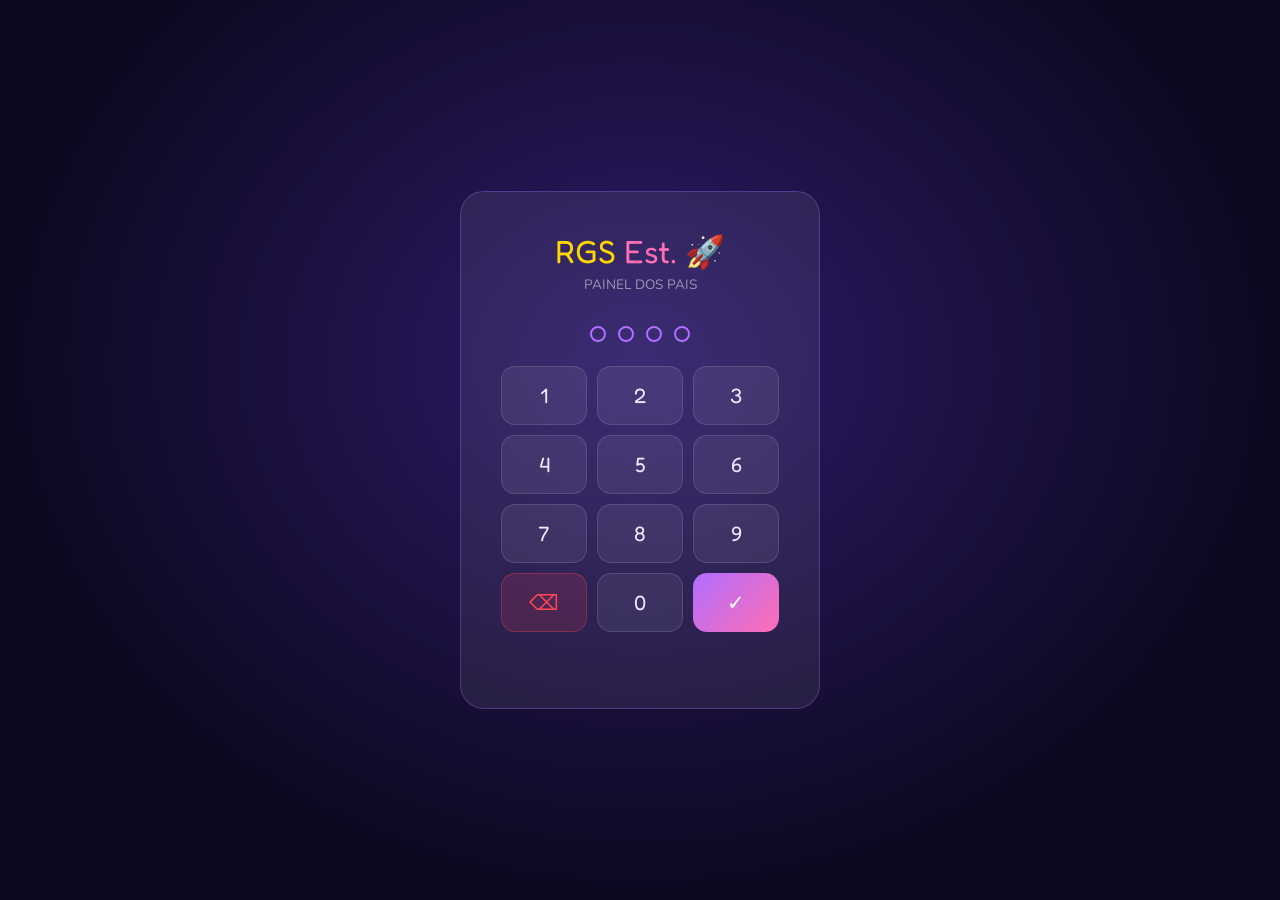
<file: painel.html>
<!DOCTYPE html>
<html lang="pt-BR">
<head>
<meta charset="UTF-8">
<meta name="viewport" content="width=device-width, initial-scale=1.0">
<title>RGS Estudante — Painel dos Pais</title>
<link href="https://fonts.googleapis.com/css2?family=Fredoka+One&family=Nunito:wght@400;600;700;800&display=swap" rel="stylesheet">
<style>
:root{--gold:#FFD700;--pink:#ff6eb4;--blue:#64c8ff;--purple:#b06eff;--red:#ff4757;--orange:#ff8c42;--neon:#39ff14;--bg:#0d0820;--card:rgba(255,255,255,0.07);--card2:rgba(255,255,255,0.12);--border:rgba(255,255,255,0.12);--text:#f0e6ff;--muted:rgba(255,255,255,0.5)}
*{box-sizing:border-box;margin:0;padding:0}
body{background:var(--bg);font-family:'Nunito',sans-serif;color:var(--text);min-height:100vh}
body::before{content:'';position:fixed;inset:0;background:radial-gradient(ellipse at 20% 20%,rgba(176,110,255,0.15) 0%,transparent 60%),radial-gradient(ellipse at 80% 80%,rgba(100,200,255,0.1) 0%,transparent 60%);pointer-events:none;z-index:0}

/* LOGIN */
#loginPage{position:fixed;inset:0;z-index:100;display:flex;align-items:center;justify-content:center;background:radial-gradient(ellipse at 50% 40%,#2d1b69,#0d0820 70%)}
.login-box{background:rgba(255,255,255,0.07);border:1px solid rgba(176,110,255,0.3);border-radius:24px;padding:2.5rem;width:100%;max-width:360px;text-align:center}
.login-logo{font-family:'Fredoka One';font-size:2rem;color:var(--gold);margin-bottom:4px}
.login-logo span{color:var(--pink)}
.login-sub{font-size:0.85rem;color:var(--muted);margin-bottom:2rem}
.pin-dots{display:flex;gap:12px;justify-content:center;margin-bottom:1.5rem}
.pin-dot{width:16px;height:16px;border-radius:50%;border:2px solid var(--purple);transition:all 0.2s}
.pin-dot.filled{background:var(--purple);border-color:var(--purple);transform:scale(1.1)}
.numpad{display:grid;grid-template-columns:repeat(3,1fr);gap:10px;margin-bottom:1rem}
.num-btn{background:var(--card);border:1px solid var(--border);border-radius:14px;padding:1rem;font-family:'Fredoka One';font-size:1.3rem;color:var(--text);cursor:pointer;transition:all 0.15s}
.num-btn:hover{background:var(--card2);border-color:var(--purple)}
.num-btn:active{transform:scale(0.94)}
.del-btn{background:rgba(255,71,87,0.15);border-color:rgba(255,71,87,0.3);color:var(--red)}
.enter-btn{background:linear-gradient(135deg,var(--purple),var(--pink));border:none;border-radius:14px;padding:0.85rem;font-family:'Fredoka One';font-size:1rem;color:white;width:100%;cursor:pointer;transition:all 0.2s}
.enter-btn:hover{opacity:0.9;transform:scale(1.02)}
.pin-error{color:var(--red);font-size:0.82rem;margin-top:0.5rem;min-height:20px}

/* LAYOUT */
.layout{display:flex;min-height:100vh;position:relative;z-index:1}

/* SIDEBAR */
.sidebar{width:240px;min-height:100vh;background:rgba(0,0,0,0.3);border-right:1px solid var(--border);padding:1.5rem 1rem;position:fixed;top:0;left:0;bottom:0;display:flex;flex-direction:column}
.sidebar-logo{font-family:'Fredoka One';font-size:1.4rem;color:var(--gold);margin-bottom:4px}
.sidebar-logo span{color:var(--pink)}
.sidebar-sub{font-size:0.7rem;color:var(--muted);letter-spacing:2px;margin-bottom:2rem}
.nav-item{display:flex;align-items:center;gap:10px;padding:0.7rem 0.9rem;border-radius:12px;cursor:pointer;transition:all 0.2s;font-weight:700;font-size:0.88rem;margin-bottom:4px;color:var(--muted)}
.nav-item:hover{background:var(--card);color:var(--text)}
.nav-item.active{background:rgba(176,110,255,0.2);color:var(--purple);border:1px solid rgba(176,110,255,0.3)}
.nav-icon{font-size:1.1rem;width:20px;text-align:center}
.sidebar-footer{margin-top:auto;padding-top:1rem;border-top:1px solid var(--border)}
.gs-pill{display:inline-flex;align-items:center;gap:6px;font-size:0.72rem;font-weight:800;padding:5px 12px;border-radius:20px}
.gs-ok{background:rgba(57,255,20,0.15);color:var(--neon);border:1px solid rgba(57,255,20,0.3)}
.gs-err{background:rgba(255,71,87,0.15);color:var(--red);border:1px solid rgba(255,71,87,0.3)}
.gs-load{background:rgba(255,215,0,0.15);color:var(--gold);border:1px solid rgba(255,215,0,0.3)}
.logout-btn{width:100%;margin-top:0.75rem;background:rgba(255,71,87,0.15);border:1px solid rgba(255,71,87,0.25);border-radius:10px;padding:0.55rem;font-family:'Nunito';font-weight:800;font-size:0.8rem;color:var(--red);cursor:pointer;transition:all 0.2s}
.logout-btn:hover{background:rgba(255,71,87,0.3)}

/* MAIN */
.main{margin-left:240px;padding:2rem;flex:1}
.page{display:none}.page.active{display:block}
.page-title{font-family:'Fredoka One';font-size:1.8rem;color:var(--gold);margin-bottom:0.25rem}
.page-sub{font-size:0.85rem;color:var(--muted);margin-bottom:1.75rem}

/* CARDS */
.kpi-row{display:grid;grid-template-columns:repeat(auto-fit,minmax(160px,1fr));gap:1rem;margin-bottom:1.75rem}
.kpi{background:var(--card);border:1px solid var(--border);border-radius:18px;padding:1.25rem}
.kpi-num{font-family:'Fredoka One';font-size:2rem;color:var(--gold)}
.kpi-lbl{font-size:0.75rem;color:var(--muted);margin-top:2px}
.kpi-icon{font-size:1.4rem;margin-bottom:0.25rem}

/* TABLE */
.table-card{background:var(--card);border:1px solid var(--border);border-radius:18px;overflow:hidden;margin-bottom:1.5rem}
.table-head{padding:1rem 1.25rem;display:flex;align-items:center;justify-content:space-between;border-bottom:1px solid var(--border)}
.table-title{font-family:'Fredoka One';font-size:1rem;color:var(--blue)}
table{width:100%;border-collapse:collapse}
th{padding:0.75rem 1rem;text-align:left;font-size:0.75rem;font-weight:800;color:var(--muted);text-transform:uppercase;letter-spacing:0.5px;background:rgba(0,0,0,0.2)}
td{padding:0.75rem 1rem;font-size:0.85rem;border-top:1px solid rgba(255,255,255,0.05)}
tr:hover td{background:rgba(255,255,255,0.03)}
.avatar{width:32px;height:32px;border-radius:50%;background:linear-gradient(135deg,var(--purple),var(--pink));display:inline-flex;align-items:center;justify-content:center;font-family:'Fredoka One';font-size:0.85rem;vertical-align:middle;margin-right:8px}
.badge{display:inline-block;font-size:0.68rem;font-weight:800;padding:3px 9px;border-radius:20px}
.b-ok{background:rgba(57,255,20,0.15);color:var(--neon);border:1px solid rgba(57,255,20,0.3)}
.b-pend{background:rgba(255,215,0,0.15);color:var(--gold);border:1px solid rgba(255,215,0,0.3)}
.b-err{background:rgba(255,71,87,0.15);color:var(--red);border:1px solid rgba(255,71,87,0.3)}
.b-subj{background:rgba(100,200,255,0.15);color:var(--blue);border:1px solid rgba(100,200,255,0.3)}
.b-diff{background:rgba(255,140,66,0.15);color:var(--orange);border:1px solid rgba(255,140,66,0.3)}
.stars{color:var(--gold)}
.del-icon{background:rgba(255,71,87,0.15);border:1px solid rgba(255,71,87,0.25);border-radius:8px;padding:4px 9px;cursor:pointer;font-size:0.75rem;color:var(--red);font-family:'Nunito';font-weight:800;transition:all 0.2s}
.del-icon:hover{background:rgba(255,71,87,0.3)}

/* FORM */
.form-card{background:var(--card);border:1px solid var(--border);border-radius:18px;padding:1.5rem;margin-bottom:1.5rem}
.form-card-title{font-family:'Fredoka One';font-size:1.05rem;color:var(--gold);margin-bottom:1rem}
.form-grid{display:grid;grid-template-columns:1fr 1fr;gap:1rem}
.form-full{grid-column:1/-1}
label{font-size:0.78rem;font-weight:800;color:var(--blue);display:block;margin-bottom:5px}
input,select,textarea{width:100%;background:rgba(255,255,255,0.07);border:1.5px solid var(--border);border-radius:12px;padding:0.65rem 0.9rem;font-family:'Nunito';font-size:0.9rem;color:var(--text);outline:none;transition:border 0.2s;margin-bottom:0.85rem}
input:focus,select:focus,textarea:focus{border-color:var(--purple)}
select option{background:#1a0533}
.btn{border:none;border-radius:12px;padding:0.75rem 1.5rem;font-family:'Fredoka One';font-size:0.95rem;cursor:pointer;transition:all 0.2s;display:inline-flex;align-items:center;gap:6px}
.btn:hover{transform:scale(1.02);opacity:0.92}
.btn-primary{background:linear-gradient(135deg,var(--purple),var(--pink));color:white}
.btn-success{background:linear-gradient(135deg,var(--neon),#00cc44);color:#0a3300}
.btn-danger{background:linear-gradient(135deg,var(--red),#cc2233);color:white}
.btn-orange{background:linear-gradient(135deg,var(--orange),var(--red));color:white}
.btn-block{width:100%;justify-content:center}
.btn:disabled{opacity:0.5;cursor:default;transform:none}
.tip{background:rgba(100,200,255,0.07);border:1px solid rgba(100,200,255,0.2);border-radius:10px;padding:0.65rem;font-size:0.78rem;color:var(--blue);line-height:1.5;margin-bottom:0.85rem}
.preview-box{background:rgba(57,255,20,0.05);border:1px solid rgba(57,255,20,0.2);border-radius:12px;padding:1rem;margin-top:0.75rem;display:none}
.preview-box.show{display:block}
.preview-ttl{font-size:0.75rem;font-weight:800;color:var(--neon);margin-bottom:6px}
.preview-q{font-size:0.82rem;margin-bottom:4px;opacity:0.85}

/* TOAST */
.toast{position:fixed;bottom:1.5rem;right:1.5rem;background:rgba(20,8,50,0.97);border:1px solid rgba(176,110,255,0.4);border-radius:14px;padding:0.75rem 1.25rem;font-weight:800;font-size:0.85rem;z-index:500;opacity:0;transition:opacity 0.3s;pointer-events:none;max-width:300px}
.toast.show{opacity:1}

/* LOADING */
.overlay{position:fixed;inset:0;background:rgba(13,8,32,0.8);z-index:200;display:none;align-items:center;justify-content:center;flex-direction:column;gap:1rem}
.overlay.show{display:flex}
.spinner{width:40px;height:40px;border:4px solid rgba(255,255,255,0.15);border-top-color:var(--purple);border-radius:50%;animation:spin 0.7s linear infinite}
@keyframes spin{to{transform:rotate(360deg)}}
.spinner-sm{width:18px;height:18px;border-width:3px;display:inline-block;vertical-align:middle}
.overlay-msg{font-family:'Fredoka One';font-size:1.1rem;color:var(--gold)}

/* MOBILE */
@media(max-width:700px){
  .sidebar{width:100%;min-height:auto;position:relative;border-right:none;border-bottom:1px solid var(--border);padding:1rem;flex-direction:row;align-items:center;gap:0.5rem;flex-wrap:wrap}
  .main{margin-left:0}
  .form-grid{grid-template-columns:1fr}
  .kpi-row{grid-template-columns:1fr 1fr}
}

/* CHART BAR */
.bar-wrap{display:flex;align-items:center;gap:8px}
.bar-track{flex:1;background:rgba(255,255,255,0.1);border-radius:20px;height:8px;overflow:hidden}
.bar-fill{height:100%;border-radius:20px;background:linear-gradient(90deg,var(--purple),var(--pink))}
.nota-num{font-family:'Fredoka One';font-size:0.95rem;min-width:28px;text-align:right}
</style>
</head>
<body>

<!-- LOGIN -->
<div id="loginPage">
  <div class="login-box">
    <div class="login-logo">RGS<span> Est.</span> 🚀</div>
    <div class="login-sub">PAINEL DOS PAIS</div>
    <div class="pin-dots">
      <div class="pin-dot" id="d0"></div>
      <div class="pin-dot" id="d1"></div>
      <div class="pin-dot" id="d2"></div>
      <div class="pin-dot" id="d3"></div>
    </div>
    <div class="numpad">
      <button class="num-btn" onclick="addDigit('1')">1</button>
      <button class="num-btn" onclick="addDigit('2')">2</button>
      <button class="num-btn" onclick="addDigit('3')">3</button>
      <button class="num-btn" onclick="addDigit('4')">4</button>
      <button class="num-btn" onclick="addDigit('5')">5</button>
      <button class="num-btn" onclick="addDigit('6')">6</button>
      <button class="num-btn" onclick="addDigit('7')">7</button>
      <button class="num-btn" onclick="addDigit('8')">8</button>
      <button class="num-btn" onclick="addDigit('9')">9</button>
      <button class="num-btn del-btn" onclick="delDigit()">⌫</button>
      <button class="num-btn" onclick="addDigit('0')">0</button>
      <button class="num-btn" onclick="checkPin()" style="background:linear-gradient(135deg,var(--purple),var(--pink));border:none;color:white">✓</button>
    </div>
    <div class="pin-error" id="pinErr"></div>
  </div>
</div>

<!-- LOADING -->
<div class="overlay" id="overlay">
  <div class="spinner"></div>
  <div class="overlay-msg" id="overlayMsg">Carregando...</div>
</div>
<div class="toast" id="toast"></div>

<!-- APP -->
<div class="layout" id="app" style="display:none">

  <!-- SIDEBAR -->
  <div class="sidebar">
    <div>
      <div class="sidebar-logo">RGS<span> Est.</span> 🚀</div>
      <div class="sidebar-sub">PAINEL DOS PAIS</div>
    </div>
    <nav>
      <div class="nav-item active" onclick="goPage('pgDash')" id="nav-pgDash"><span class="nav-icon">📊</span> Dashboard</div>
      <div class="nav-item" onclick="goPage('pgAlunos')" id="nav-pgAlunos"><span class="nav-icon">👦</span> Alunos</div>
      <div class="nav-item" onclick="goPage('pgMissoes')" id="nav-pgMissoes"><span class="nav-icon">🎯</span> Missões</div>
      <div class="nav-item" onclick="goPage('pgResultados')" id="nav-pgResultados"><span class="nav-icon">📋</span> Resultados</div>
      <div class="nav-item" onclick="goPage('pgConfig')" id="nav-pgConfig"><span class="nav-icon">⚙️</span> Config</div>
    </nav>
    <div class="sidebar-footer">
      <div class="gs-pill gs-load" id="gsBadge">⏳ Conectando...</div>
      <button class="logout-btn" onclick="logout()">🚪 Sair</button>
    </div>
  </div>

  <!-- MAIN -->
  <div class="main">

    <!-- DASHBOARD -->
    <div class="page active" id="pgDash">
      <div class="page-title">Dashboard 📊</div>
      <div class="page-sub">Visão geral do aprendizado</div>
      <div class="kpi-row">
        <div class="kpi"><div class="kpi-icon">👦</div><div class="kpi-num" id="kAlunos">0</div><div class="kpi-lbl">Alunos cadastrados</div></div>
        <div class="kpi"><div class="kpi-icon">🎯</div><div class="kpi-num" id="kMissoes">0</div><div class="kpi-lbl">Missões criadas</div></div>
        <div class="kpi"><div class="kpi-icon">✅</div><div class="kpi-num" id="kConcluidas">0</div><div class="kpi-lbl">Missões concluídas</div></div>
        <div class="kpi"><div class="kpi-icon">⭐</div><div class="kpi-num" id="kMedia">-</div><div class="kpi-lbl">Nota média geral</div></div>
      </div>
      <div class="table-card">
        <div class="table-head"><div class="table-title">🏆 Ranking dos Exploradores</div></div>
        <table>
          <thead><tr><th>#</th><th>Aluno</th><th>Nível</th><th>XP</th><th>Missões</th><th>Nota Média</th><th>Estrelas</th></tr></thead>
          <tbody id="rankingBody"></tbody>
        </table>
      </div>
      <div class="table-card">
        <div class="table-head"><div class="table-title">📋 Últimas Missões</div></div>
        <table>
          <thead><tr><th>Missão</th><th>Matéria</th><th>Para</th><th>Status</th></tr></thead>
          <tbody id="recentMissoes"></tbody>
        </table>
      </div>
    </div>

    <!-- ALUNOS -->
    <div class="page" id="pgAlunos">
      <div class="page-title">Alunos 👦</div>
      <div class="page-sub">Cadastre e acompanhe cada explorador</div>
      <div class="form-card">
        <div class="form-card-title">➕ Novo Aluno</div>
        <div class="form-grid">
          <div>
            <label>Nome do aluno</label>
            <input id="novoNome" placeholder="Ex: João">
          </div>
          <div>
            <label>Senha (só números)</label>
            <input id="novaSenha" type="password" placeholder="Ex: 1234" maxlength="6" inputmode="numeric">
          </div>
        </div>
        <button class="btn btn-primary" onclick="addAluno()">➕ Cadastrar Aluno</button>
      </div>
      <div class="table-card">
        <div class="table-head"><div class="table-title">👥 Alunos Cadastrados</div><button class="btn btn-primary" style="padding:6px 14px;font-size:0.8rem" onclick="recarregar()">🔄 Atualizar</button></div>
        <table>
          <thead><tr><th>Nome</th><th>Nível</th><th>XP</th><th>Missões</th><th>Nota Média</th><th>Estrelas</th><th></th></tr></thead>
          <tbody id="alunosBody"></tbody>
        </table>
      </div>
    </div>

    <!-- MISSÕES -->
    <div class="page" id="pgMissoes">
      <div class="page-title">Missões 🎯</div>
      <div class="page-sub">Crie e gerencie as atividades</div>
      <div class="form-card">
        <div class="form-card-title">🤖 Gerar Nova Missão com IA</div>
        <div class="form-grid">
          <div>
            <label>Matéria</label>
            <select id="fSubject">
              <option value="Matemática">🔢 Matemática</option>
              <option value="Português">📝 Português</option>
              <option value="Ciências">🔬 Ciências</option>
              <option value="História">📜 História</option>
              <option value="Geografia">🗺️ Geografia</option>
              <option value="Inglês">🌍 Inglês</option>
              <option value="Lógica">🧠 Raciocínio Lógico</option>
            </select>
          </div>
          <div>
            <label>Tema da atividade</label>
            <input id="fTema" placeholder="Ex: tabuada do 7, sistema solar...">
          </div>
          <div>
            <label>Dificuldade</label>
            <select id="fDiff">
              <option value="fácil">😊 Fácil</option>
              <option value="médio" selected>🤔 Médio</option>
              <option value="difícil">🔥 Difícil</option>
            </select>
          </div>
          <div>
            <label>Nº de questões</label>
            <select id="fQty">
              <option value="5">5 questões</option>
              <option value="8" selected>8 questões</option>
              <option value="10">10 questões</option>
              <option value="15">15 questões</option>
              <option value="20">20 questões</option>
            </select>
          </div>
          <div class="form-full">
            <label>Para qual aluno?</label>
            <select id="fTarget"><option value="">— Todos os alunos —</option></select>
          </div>
        </div>
        <div class="tip">💡 Configure a API Key Anthropic em ⚙️ Config para gerar questões com IA automaticamente.</div>
        <button class="btn btn-orange btn-block" id="btnGerar" onclick="gerarMissao()">🤖 Gerar Missão com IA</button>
        <div class="preview-box" id="previewBox">
          <div class="preview-ttl">✅ MISSÃO GERADA — Prévia:</div>
          <div id="previewContent"></div>
          <button class="btn btn-success btn-block" style="margin-top:0.75rem" onclick="publicarMissao()">🚀 Publicar Missão!</button>
        </div>
      </div>
      <div class="table-card">
        <div class="table-head"><div class="table-title">📋 Todas as Missões</div><button class="btn btn-primary" style="padding:6px 14px;font-size:0.8rem" onclick="recarregar()">🔄 Atualizar</button></div>
        <table>
          <thead><tr><th>Nome</th><th>Matéria</th><th>Dific.</th><th>Questões</th><th>XP</th><th>Para</th><th>Status</th><th></th></tr></thead>
          <tbody id="missoesBody"></tbody>
        </table>
      </div>
    </div>

    <!-- RESULTADOS -->
    <div class="page" id="pgResultados">
      <div class="page-title">Resultados 📋</div>
      <div class="page-sub">Acompanhe o desempenho de cada aluno</div>
      <div id="resultadosAlunos"></div>
    </div>

    <!-- CONFIG -->
    <div class="page" id="pgConfig">
      <div class="page-title">Configurações ⚙️</div>
      <div class="page-sub">Ajuste o sistema</div>
      <div class="form-card">
        <div class="form-card-title">🔑 PIN dos Pais</div>
        <label>Novo PIN (mínimo 4 dígitos)</label>
        <input id="novoPin" type="password" placeholder="••••" maxlength="6" inputmode="numeric">
        <button class="btn btn-primary" onclick="salvarPin()">💾 Alterar PIN</button>
      </div>
      <div class="form-card">
        <div class="form-card-title">🤖 API Key Anthropic</div>
        <div class="tip">Para gerar missões automaticamente com IA. Obtenha em console.anthropic.com</div>
        <label>API Key</label>
        <input id="apiKey" type="password" placeholder="sk-ant-...">
        <button class="btn btn-primary" onclick="salvarApiKey()">💾 Salvar API Key</button>
      </div>
      <div class="form-card">
        <div class="form-card-title">🔗 URL Google Apps Script</div>
        <label>URL do Web App</label>
        <input id="gsUrlCfg" placeholder="https://script.google.com/macros/s/...">
        <button class="btn btn-primary" onclick="salvarGsUrl()">💾 Salvar e Reconectar</button>
      </div>
    </div>

  </div><!-- /main -->
</div><!-- /layout -->

<script>
// ═══════════════════════════════════
//  CONFIG
// ═══════════════════════════════════
const GS_DEFAULT = 'https://script.google.com/macros/s/AKfycby9E6-dpf69cA9yCNM9fwqEpCqSj64ZOGPjoq4LouVOxCE6uKA65uEwHwBrl8CXvOez/exec';

let cfg = { pin:'1234', apiKey:'', gsUrl:'' };
let GS  = '';
let alunos   = [];
let tarefas  = [];
let resultados = [];
let pinBuffer = '';
let geradaTemp = null;

// ═══════════════════════════════════
//  INIT
// ═══════════════════════════════════
(function(){
  try{ const c=localStorage.getItem('rgs_painel'); if(c) cfg={...cfg,...JSON.parse(c)}; }catch(e){}
  GS = cfg.gsUrl || GS_DEFAULT;
  document.getElementById('gsUrlCfg').value = GS;
  document.getElementById('apiKey').value   = cfg.apiKey||'';
})();

function saveCfg(){ localStorage.setItem('rgs_painel', JSON.stringify(cfg)); }

// ═══════════════════════════════════
//  PIN LOGIN
// ═══════════════════════════════════
function addDigit(d){
  if(pinBuffer.length>=6) return;
  pinBuffer+=d;
  atualizarDots();
  if(pinBuffer.length>=4) setTimeout(checkPin,300);
}
function delDigit(){ pinBuffer=pinBuffer.slice(0,-1); atualizarDots(); }
function atualizarDots(){
  for(let i=0;i<4;i++){
    document.getElementById('d'+i).classList.toggle('filled', i<pinBuffer.length);
  }
}
function checkPin(){
  if(pinBuffer===cfg.pin){
    document.getElementById('loginPage').style.display='none';
    document.getElementById('app').style.display='flex';
    iniciar();
  } else {
    document.getElementById('pinErr').textContent='PIN incorreto. Tente novamente.';
    pinBuffer=''; atualizarDots();
    setTimeout(()=>document.getElementById('pinErr').textContent='',2000);
  }
}
function logout(){
  document.getElementById('app').style.display='none';
  document.getElementById('loginPage').style.display='flex';
  pinBuffer=''; atualizarDots();
}

// ═══════════════════════════════════
//  JSONP
// ═══════════════════════════════════
function jsonp(url){
  return new Promise((resolve,reject)=>{
    const cb='p_cb_'+Date.now()+'_'+Math.random().toString(36).slice(2);
    const s=document.createElement('script');
    const t=setTimeout(()=>{ delete window[cb]; s.remove(); reject(new Error('timeout')); },12000);
    window[cb]=(d)=>{ clearTimeout(t); delete window[cb]; s.remove(); resolve(d); };
    s.src=url+(url.includes('?')?'&':'?')+'callback='+cb;
    s.onerror=()=>{ clearTimeout(t); delete window[cb]; s.remove(); reject(new Error('erro')); };
    document.head.appendChild(s);
  });
}
async function gsAcao(acao, params=''){
  const url=GS+'?action='+acao+(params?'&'+params:'');
  const d=await jsonp(url);
  return d;
}

// ═══════════════════════════════════
//  CARREGAR DADOS
// ═══════════════════════════════════
async function iniciar(){
  setBadge('load','⏳ Conectando...');
  showOverlay('Carregando dados...');
  try{
    const d=await gsAcao('tudo');
    if(d.alunos)  alunos  =d.alunos;
    if(d.tarefas) tarefas =d.tarefas;
    // Carrega resultados
    const r=await gsAcao('resultados');
    if(r.resultados) resultados=r.resultados;
    setBadge('ok','✅ Online');
    renderTudo();
  }catch(e){
    setBadge('err','❌ Offline');
    toast('Erro ao conectar com o Sheets.');
  }
  hideOverlay();
}

async function recarregar(){ await iniciar(); toast('✅ Dados atualizados!'); }

function renderTudo(){
  renderDash(); renderAlunos(); renderMissoes(); renderResultados();
  // Popula select de alunos
  const sel=document.getElementById('fTarget');
  sel.innerHTML='<option value="">— Todos os alunos —</option>';
  alunos.forEach(a=>{ const o=document.createElement('option'); o.value=a.nome; o.textContent=a.nome; sel.appendChild(o); });
}

// ═══════════════════════════════════
//  DASHBOARD
// ═══════════════════════════════════
function renderDash(){
  document.getElementById('kAlunos').textContent    = alunos.length;
  document.getElementById('kMissoes').textContent   = tarefas.length;
  document.getElementById('kConcluidas').textContent= tarefas.filter(t=>t.done).length;
  const todasNotas = resultados.map(r=>Number(r.nota)||0);
  const med = todasNotas.length ? (todasNotas.reduce((a,b)=>a+b,0)/todasNotas.length).toFixed(1) : '-';
  document.getElementById('kMedia').textContent = med;

  // Ranking
  const rank = [...alunos].sort((a,b)=>(b.xp||0)-(a.xp||0));
  document.getElementById('rankingBody').innerHTML = rank.length===0
    ? '<tr><td colspan="7" style="text-align:center;opacity:0.5;padding:1.5rem">Nenhum aluno ainda</td></tr>'
    : rank.map((a,i)=>`
      <tr>
        <td><b>${i===0?'🥇':i===1?'🥈':i===2?'🥉':i+1}</b></td>
        <td><span class="avatar">${(a.nome||'?')[0].toUpperCase()}</span>${a.nome}</td>
        <td><span class="badge b-pend">Nível ${a.nivel||1}</span></td>
        <td>${a.xp||0} XP</td>
        <td>${a.missoes||0}</td>
        <td><div class="bar-wrap"><div class="bar-track"><div class="bar-fill" style="width:${(a.media||0)*10}%"></div></div><div class="nota-num">${a.media||0}</div></div></td>
        <td class="stars">${'⭐'.repeat(Math.min(a.estrelas||0,5))}</td>
      </tr>`).join('');

  // Últimas missões
  const ult = [...tarefas].reverse().slice(0,8);
  document.getElementById('recentMissoes').innerHTML = ult.length===0
    ? '<tr><td colspan="4" style="text-align:center;opacity:0.5;padding:1.5rem">Nenhuma missão criada</td></tr>'
    : ult.map(t=>`
      <tr>
        <td>${subIcon(t.subject)} ${t.name}</td>
        <td><span class="badge b-subj">${t.subject}</span></td>
        <td>${t.targetStudent||'Todos'}</td>
        <td>${t.done?'<span class="badge b-ok">✅ Concluída</span>':'<span class="badge b-pend">⏳ Pendente</span>'}</td>
      </tr>`).join('');
}

// ═══════════════════════════════════
//  ALUNOS
// ═══════════════════════════════════
function renderAlunos(){
  const el=document.getElementById('alunosBody');
  el.innerHTML = alunos.length===0
    ? '<tr><td colspan="7" style="text-align:center;opacity:0.5;padding:1.5rem">Nenhum aluno cadastrado</td></tr>'
    : alunos.map(a=>`
      <tr>
        <td><span class="avatar">${(a.nome||'?')[0].toUpperCase()}</span><b>${a.nome}</b></td>
        <td><span class="badge b-pend">Nível ${a.nivel||1}</span></td>
        <td>${a.xp||0} XP</td>
        <td>${a.missoes||0}</td>
        <td><div class="bar-wrap"><div class="bar-track"><div class="bar-fill" style="width:${(a.media||0)*10}%"></div></div><div class="nota-num">${a.media||0}</div></div></td>
        <td class="stars">${'⭐'.repeat(Math.min(a.estrelas||0,5))}</td>
        <td><button class="del-icon" onclick="removerAluno('${a.nome}')">🗑️</button></td>
      </tr>`).join('');
}

async function addAluno(){
  const nome  = document.getElementById('novoNome').value.trim();
  const senha = document.getElementById('novaSenha').value.trim();
  if(!nome||!senha){ toast('Preencha nome e senha!'); return; }
  if(senha.length<4){ toast('Senha deve ter 4+ dígitos!'); return; }
  if(alunos.find(a=>a.nome.toLowerCase()===nome.toLowerCase())){ toast('Nome já cadastrado!'); return; }
  showOverlay('Cadastrando aluno...');
  try{
    const r=await gsAcao('salvarAluno','data='+encodeURIComponent(JSON.stringify({nome,senha,xp:0,nivel:1,missoes:0,estrelas:0,notas:[]})));
    if(r.ok){
      alunos.push({nome,senha,xp:0,nivel:1,missoes:0,estrelas:0,notas:[],media:0});
      renderAlunos(); renderDash();
      document.getElementById('novoNome').value='';
      document.getElementById('novaSenha').value='';
      // Atualiza select
      const sel=document.getElementById('fTarget');
      const opt=document.createElement('option'); opt.value=nome; opt.textContent=nome; sel.appendChild(opt);
      toast('👦 '+nome+' cadastrado!');
    } else { toast('Erro ao salvar: '+(r.erro||'?')); }
  }catch(e){ toast('Erro de conexão.'); }
  hideOverlay();
}

async function removerAluno(nome){
  if(!confirm('Remover '+nome+'?')) return;
  showOverlay('Removendo...');
  try{
    await gsAcao('deletarAluno','nome='+encodeURIComponent(nome));
    alunos=alunos.filter(a=>a.nome!==nome);
    renderAlunos(); renderDash();
    toast(nome+' removido.');
  }catch(e){ toast('Erro ao remover.'); }
  hideOverlay();
}

// ═══════════════════════════════════
//  MISSÕES
// ═══════════════════════════════════
function renderMissoes(){
  const el=document.getElementById('missoesBody');
  el.innerHTML = tarefas.length===0
    ? '<tr><td colspan="8" style="text-align:center;opacity:0.5;padding:1.5rem">Nenhuma missão criada</td></tr>'
    : [...tarefas].reverse().map(t=>`
      <tr>
        <td>${subIcon(t.subject)} <b>${t.name}</b></td>
        <td><span class="badge b-subj">${t.subject}</span></td>
        <td><span class="badge b-diff">${t.diff||'médio'}</span></td>
        <td style="text-align:center">${t.questions.length}</td>
        <td style="text-align:center"><span class="badge b-pend">${t.xp} XP</span></td>
        <td>${t.targetStudent||'Todos'}</td>
        <td>${t.done?'<span class="badge b-ok">✅ '+t.score+'/10</span>':'<span class="badge b-pend">⏳ Pendente</span>'}</td>
        <td><button class="del-icon" onclick="removerMissao('${t.id}')">🗑️</button></td>
      </tr>`).join('');
}

async function gerarMissao(){
  const subject = document.getElementById('fSubject').value;
  const tema    = document.getElementById('fTema').value.trim();
  const diff    = document.getElementById('fDiff').value;
  const qty     = parseInt(document.getElementById('fQty').value);
  const target  = document.getElementById('fTarget').value;
  if(!tema){ toast('Descreva o tema!'); return; }

  const btn=document.getElementById('btnGerar');
  btn.disabled=true; btn.innerHTML='<div class="spinner spinner-sm"></div> Gerando...';
  document.getElementById('previewBox').classList.remove('show');

  if(!cfg.apiKey){
    geradaTemp=makeTemplate(subject,tema,diff,qty,target);
    showPreview(); btn.disabled=false; btn.textContent='🤖 Gerar Missão com IA'; return;
  }

  const prompt=`Você é um professor criativo. Crie ${qty} questões de múltipla escolha sobre "${tema}" (matéria: ${subject}, nível: ${diff}) para uma criança do ensino fundamental.
Responda APENAS com JSON válido:
{"title":"Nome animado da missão","questions":[{"question":"Pergunta","options":["A) op1","B) op2","C) op3","D) op4"],"answer":"A) op1"}]}
Apenas JSON, sem texto extra.`;

  try{
    const GEMINI_KEY='AQ.Ab8RN6Lc7heUfMlyrLUzzrRhARfSSBallCjJWQPvSgFlPD6oLg';
    const res=await fetch('https://generativelanguage.googleapis.com/v1beta/models/gemini-2.0-flash:generateContent',{
      method:'POST',
      headers:{'Content-Type':'application/json','x-goog-api-key':GEMINI_KEY},
      body:JSON.stringify({contents:[{parts:[{text:prompt}]}],generationConfig:{temperature:0.7,maxOutputTokens:2000}})
    });
    const data=await res.json();
    if(data.error)throw new Error(data.error.message||JSON.stringify(data.error));
    const text=data.candidates[0].content.parts[0].text;
    const jm=text.match(/\{[\s\S]*\}/);if(!jm)throw new Error('JSON não encontrado');
    const parsed=JSON.parse(jm[0]);
    geradaTemp={id:'t'+Date.now(),name:parsed.title,subject,diff,questions:parsed.questions,
      xp:qty*10,created:new Date().toISOString(),done:false,targetStudent:target||''};
    showPreview();
  }catch(e){
    toast('Erro na IA: '+e.message); console.error(e);
    geradaTemp=makeTemplate(subject,tema,diff,qty,target);
    showPreview();
  }
  btn.disabled=false; btn.innerHTML='🤖 Gerar Missão com IA';
}

function makeTemplate(subject,tema,diff,qty,target){
  const qs=[];
  for(let i=1;i<=qty;i++) qs.push({question:`Questão ${i} sobre "${tema}".`,options:['A) Opção 1','B) Opção 2','C) Opção 3','D) Opção 4'],answer:'A) Opção 1'});
  return{id:'t'+Date.now(),name:`Missão: ${tema}`,subject,diff,questions:qs,xp:qty*10,created:new Date().toISOString(),done:false,targetStudent:target||''};
}

function showPreview(){
  const q=geradaTemp.questions;
  document.getElementById('previewContent').innerHTML=
    `<div style="font-weight:800;color:var(--gold);margin-bottom:8px">${geradaTemp.name}</div>`+
    q.slice(0,3).map((it,i)=>`<div class="preview-q">📌 ${i+1}. ${it.question}</div>`).join('')+
    (q.length>3?`<div class="preview-q" style="opacity:0.5">...e mais ${q.length-3} questões</div>`:'')+
    `<div style="font-size:0.75rem;color:var(--neon);margin-top:8px">✅ ${q.length} questões com gabarito</div>`;
  document.getElementById('previewBox').classList.add('show');
}

async function publicarMissao(){
  if(!geradaTemp) return;
  showOverlay('Publicando missão...');
  try{
    const r=await gsAcao('salvarTarefa','data='+encodeURIComponent(JSON.stringify(geradaTemp)));
    if(r.ok){
      tarefas.push(geradaTemp);
      renderMissoes(); renderDash();
      document.getElementById('previewBox').classList.remove('show');
      document.getElementById('fTema').value='';
      geradaTemp=null;
      toast('🚀 Missão publicada!');
    } else { toast('Erro ao publicar.'); }
  }catch(e){ toast('Erro de conexão.'); }
  hideOverlay();
}

async function removerMissao(id){
  if(!confirm('Remover esta missão?')) return;
  showOverlay('Removendo...');
  try{
    await gsAcao('deletarTarefa','id='+encodeURIComponent(id));
    tarefas=tarefas.filter(t=>t.id!==id);
    renderMissoes(); renderDash();
    toast('Missão removida.');
  }catch(e){ toast('Erro ao remover.'); }
  hideOverlay();
}

// ═══════════════════════════════════
//  RESULTADOS
// ═══════════════════════════════════
function renderResultados(){
  const el=document.getElementById('resultadosAlunos');
  if(!alunos.length){ el.innerHTML='<div style="opacity:0.5;text-align:center;padding:2rem">Nenhum aluno cadastrado.</div>'; return; }
  el.innerHTML=alunos.map(a=>{
    const resAluno=resultados.filter(r=>(r.aluno||'').toLowerCase()===a.nome.toLowerCase());
    const notas=resAluno.map(r=>Number(r.nota)||0);
    const media=notas.length?(notas.reduce((x,y)=>x+y,0)/notas.length).toFixed(1):'-';
    return `
      <div class="table-card" style="margin-bottom:1.25rem">
        <div class="table-head">
          <div style="display:flex;align-items:center;gap:10px">
            <span class="avatar">${a.nome[0].toUpperCase()}</span>
            <div>
              <div class="table-title">${a.nome}</div>
              <div style="font-size:0.72rem;color:var(--muted)">Nível ${a.nivel||1} • ${a.xp||0} XP • Média: ${media}</div>
            </div>
          </div>
          <span class="badge b-pend">${resAluno.length} missões</span>
        </div>
        ${resAluno.length===0
          ? '<div style="text-align:center;opacity:0.5;padding:1.5rem;font-size:0.85rem">Nenhuma missão concluída ainda.</div>'
          : `<table>
              <thead><tr><th>Missão</th><th>Matéria</th><th>Certas</th><th>Nota</th><th>Aprovação</th><th>Estrelas</th><th>Data</th></tr></thead>
              <tbody>${resAluno.map(r=>`
                <tr>
                  <td><b>${r.missao||'-'}</b></td>
                  <td><span class="badge b-subj">${r.materia||'-'}</span></td>
                  <td>${r.certas||0}/${r.total||0}</td>
                  <td><div class="bar-wrap"><div class="bar-track"><div class="bar-fill" style="width:${(Number(r.nota)||0)*10}%"></div></div><div class="nota-num">${r.nota||0}</div></div></td>
                  <td>${r.aprovacao||'-'}</td>
                  <td>${r.estrelas||''}</td>
                  <td style="font-size:0.75rem;color:var(--muted)">${r.data?new Date(r.data).toLocaleDateString('pt-BR'):'-'}</td>
                </tr>`).join('')}
              </tbody>
            </table>`}
      </div>`;
  }).join('');
}

// ═══════════════════════════════════
//  CONFIG
// ═══════════════════════════════════
function salvarPin(){
  const p=document.getElementById('novoPin').value.trim();
  if(p.length<4){ toast('PIN deve ter 4+ dígitos!'); return; }
  cfg.pin=p; saveCfg(); document.getElementById('novoPin').value='';
  toast('✅ PIN alterado!');
}
function salvarApiKey(){
  cfg.apiKey=document.getElementById('apiKey').value.trim();
  saveCfg(); toast('✅ API Key salva!');
}
function salvarGsUrl(){
  const url=document.getElementById('gsUrlCfg').value.trim();
  cfg.gsUrl=url; GS=url||GS_DEFAULT; saveCfg();
  toast('✅ URL salva! Reconectando...');
  setTimeout(iniciar,500);
}

// ═══════════════════════════════════
//  NAVEGAÇÃO
// ═══════════════════════════════════
function goPage(id){
  document.querySelectorAll('.page').forEach(p=>p.classList.remove('active'));
  document.querySelectorAll('.nav-item').forEach(n=>n.classList.remove('active'));
  document.getElementById(id).classList.add('active');
  document.getElementById('nav-'+id).classList.add('active');
}

// ═══════════════════════════════════
//  UTILITÁRIOS
// ═══════════════════════════════════
function subIcon(s){ return{Matemática:'🔢',Português:'📝',Ciências:'🔬',História:'📜',Geografia:'🗺️',Inglês:'🌍',Lógica:'🧠'}[s]||'📚'; }
function setBadge(s,m){ const b=document.getElementById('gsBadge'); b.className='gs-pill gs-'+s; b.textContent=m; }
function showOverlay(m){ document.getElementById('overlayMsg').textContent=m; document.getElementById('overlay').classList.add('show'); }
function hideOverlay(){ document.getElementById('overlay').classList.remove('show'); }
function toast(m){ const t=document.getElementById('toast'); t.textContent=m; t.classList.add('show'); setTimeout(()=>t.classList.remove('show'),2800); }
</script>
</body>
</html>
</file>
<file: app.css>
/* ══════════════════════════════════════════
   RGS ESTUDANTE — app.css
══════════════════════════════════════════ */
:root {
  --gold:    #FFD700;
  --pink:    #ff6eb4;
  --blue:    #64c8ff;
  --purple:  #b06eff;
  --red:     #ff4757;
  --orange:  #ff8c42;
  --neon:    #39ff14;
  --bg:      #0d0820;
  --s1:      rgba(255,255,255,0.07);
  --s2:      rgba(255,255,255,0.13);
  --border:  rgba(255,255,255,0.12);
  --text:    #f0e6ff;
  --muted:   rgba(255,255,255,0.45);
}

* { box-sizing:border-box; margin:0; padding:0; -webkit-tap-highlight-color:transparent; }
html,body { height:100%; }
body {
  background: var(--bg);
  font-family: 'Nunito', sans-serif;
  color: var(--text);
  min-height: 100vh;
  overflow-x: hidden;
}
body::before {
  content:'';
  position:fixed; inset:0;
  background:
    radial-gradient(ellipse at 20% 20%, rgba(176,110,255,.15) 0%, transparent 55%),
    radial-gradient(ellipse at 80% 80%, rgba(100,200,255,.10) 0%, transparent 55%);
  pointer-events:none; z-index:0;
}

/* ── STAR CANVAS ── */
#starCanvas { position:fixed; top:0; left:0; width:100%; height:100%; pointer-events:none; z-index:0; }

/* ── APP ROOT ── */
#appRoot { position:relative; z-index:1; max-width:520px; margin:0 auto; padding:1rem; }

/* ── SCREENS ── */
.screen { display:none; }
.screen.active { display:block; }

/* ══════════════════════════════════════════
   SPLASH
══════════════════════════════════════════ */
#splash {
  position:fixed; inset:0; z-index:999;
  display:flex; flex-direction:column; align-items:center; justify-content:center;
  background:radial-gradient(ellipse at 50% 40%, #2d1b69 0%, #0d0820 70%);
  overflow:hidden;
}
.splash-planet {
  width:150px; height:150px; border-radius:50%;
  background:radial-gradient(circle at 35% 35%, #b06eff, #1a0533 70%);
  box-shadow:0 0 60px rgba(176,110,255,.6), 0 0 120px rgba(176,110,255,.2);
  position:relative;
  animation:float 3s ease-in-out infinite;
}
.splash-planet::after {
  content:''; position:absolute; left:-30%; top:42%;
  width:160%; height:18%; background:rgba(176,110,255,.25);
  border-radius:50%; border:2px solid rgba(176,110,255,.5);
  transform:rotateX(75deg);
}
.rocket-wrap {
  position:absolute; top:-28px; right:-18px;
  animation:orbit 6s linear infinite;
  transform-origin:-38px 50px;
}
.rocket-wrap span { font-size:1.8rem; display:block; transform:rotate(45deg); }
@keyframes float  { 0%,100%{transform:translateY(0)} 50%{transform:translateY(-14px)} }
@keyframes orbit  { from{transform:rotate(0deg)} to{transform:rotate(360deg)} }

.splash-name {
  font-family:'Fredoka One'; font-size:2.6rem; color:var(--gold);
  margin-top:1.75rem; text-shadow:0 0 30px rgba(255,215,0,.5);
  opacity:0; animation:fadeUp .8s .6s forwards;
}
.splash-sub {
  font-size:.95rem; color:var(--purple); margin-top:6px;
  font-weight:700; letter-spacing:2px;
  opacity:0; animation:fadeUp .8s 1s forwards;
}
.splash-bar-wrap {
  width:200px; height:6px; background:rgba(255,255,255,.1);
  border-radius:20px; margin-top:2.5rem; overflow:hidden;
  opacity:0; animation:fadeUp .8s 1.3s forwards;
}
.splash-bar {
  height:100%; width:0%; border-radius:20px;
  background:linear-gradient(90deg, var(--purple), var(--pink), var(--gold));
  animation:loadBar 2.2s 1.5s ease forwards;
}
.splash-txt {
  font-size:.78rem; color:var(--muted); margin-top:10px;
  opacity:0; animation:fadeUp .5s 1.5s forwards;
}
@keyframes fadeUp  { from{opacity:0;transform:translateY(18px)} to{opacity:1;transform:translateY(0)} }
@keyframes loadBar { 0%{width:0} 30%{width:40%} 70%{width:75%} 100%{width:100%} }
#splash.hide { animation:splashOut .65s forwards; }
@keyframes splashOut { from{opacity:1;transform:scale(1)} to{opacity:0;transform:scale(1.05);pointer-events:none} }

/* ── SHOOTING STARS ── */
.shoot {
  position:fixed; top:0; left:0; border-radius:50%;
  background:white; pointer-events:none; z-index:1;
  animation:shoot linear forwards;
}
@keyframes shoot { from{opacity:1} to{transform:translate(var(--dx),var(--dy));opacity:0} }

/* ══════════════════════════════════════════
   LOADING OVERLAY
══════════════════════════════════════════ */
#loadingOverlay {
  position:fixed; inset:0; background:rgba(13,8,32,.85);
  z-index:800; display:none;
  align-items:center; justify-content:center; flex-direction:column; gap:1rem;
}
#loadingOverlay.show { display:flex; }
.loading-msg { font-family:'Fredoka One'; font-size:1.1rem; color:var(--gold); }

/* ── SPINNER ── */
.spinner {
  border:3px solid rgba(255,255,255,.15);
  border-top-color:var(--purple);
  border-radius:50%;
  animation:spin .7s linear infinite;
}
.spinner.lg { width:42px; height:42px; border-width:4px; }
.spinner.sm { width:18px; height:18px; display:inline-block; vertical-align:middle; }
@keyframes spin { to{transform:rotate(360deg)} }

/* ══════════════════════════════════════════
   TOAST
══════════════════════════════════════════ */
.toast {
  position:fixed; bottom:1.5rem; left:50%; transform:translateX(-50%);
  background:rgba(20,8,50,.97); border:1px solid rgba(176,110,255,.4);
  border-radius:16px; padding:.7rem 1.2rem;
  font-weight:800; font-size:.87rem; z-index:900;
  opacity:0; transition:opacity .3s; pointer-events:none;
  white-space:nowrap; max-width:90vw; text-align:center;
}
.toast.show { opacity:1; }

/* ══════════════════════════════════════════
   HEADER
══════════════════════════════════════════ */
.header {
  background:var(--s1); backdrop-filter:blur(14px);
  border:1px solid var(--border); border-radius:20px;
  padding:.85rem 1.2rem; margin-bottom:1.2rem;
  display:flex; align-items:center; justify-content:space-between;
}
.logo { font-family:'Fredoka One'; font-size:1.45rem; color:var(--gold); }
.logo span { color:var(--pink); margin:0 3px; }
.logo small { font-size:.58rem; color:var(--muted); display:block; font-family:'Nunito'; font-weight:700; letter-spacing:2px; }
.header-right { display:flex; align-items:center; gap:8px; }
.gs-badge {
  font-size:.68rem; font-weight:800; padding:3px 10px; border-radius:10px;
  background:rgba(255,215,0,.15); color:var(--gold); border:1px solid rgba(255,215,0,.3);
}
.gs-badge.ok  { background:rgba(57,255,20,.15); color:var(--neon);   border-color:rgba(57,255,20,.3); }
.gs-badge.err { background:rgba(255,71,87,.15); color:var(--red);    border-color:rgba(255,71,87,.3); }
.mode-btn {
  background:var(--s2); border:1px solid var(--border);
  border-radius:12px; color:var(--text); font-family:'Nunito';
  font-weight:800; font-size:.76rem; padding:6px 13px; cursor:pointer; transition:all .2s;
}
.mode-btn:hover { background:rgba(255,255,255,.22); }

/* ══════════════════════════════════════════
   CARDS & GENERICS
══════════════════════════════════════════ */
.card {
  background:var(--s1); border:1px solid var(--border);
  border-radius:18px; padding:1.1rem 1.25rem; margin-bottom:1rem;
}
.center-wrap {
  min-height:72vh; display:flex; flex-direction:column;
  align-items:center; justify-content:center;
}
.section-title {
  font-family:'Fredoka One'; font-size:1rem; color:var(--blue);
  margin-bottom:.65rem; display:flex; align-items:center; gap:7px;
}
.back-btn {
  background:var(--s1); border:1px solid var(--border);
  border-radius:11px; padding:6px 15px; cursor:pointer;
  font-family:'Nunito'; font-weight:800; font-size:.8rem;
  color:var(--text); margin-bottom:1rem; transition:all .2s;
}
.back-btn:hover { background:var(--s2); }

/* ══════════════════════════════════════════
   BUTTONS
══════════════════════════════════════════ */
.btn {
  border:none; border-radius:13px; padding:.75rem 1.4rem;
  font-family:'Fredoka One'; font-size:.95rem; cursor:pointer;
  transition:all .2s; display:inline-flex; align-items:center;
  justify-content:center; gap:6px;
}
.btn:hover:not(:disabled) { transform:scale(1.02); opacity:.92; }
.btn:disabled { opacity:.5; cursor:default; transform:none; }
.btn.block { width:100%; }
.btn.sm { padding:.5rem 1rem; font-size:.82rem; }
.btn.primary { background:linear-gradient(135deg, var(--purple), var(--pink)); color:white; }
.btn.success { background:linear-gradient(135deg, var(--neon), #00cc44); color:#0a3300; }
.btn.orange  { background:linear-gradient(135deg, var(--orange), var(--red)); color:white; }
.btn.ghost   { background:var(--s1); border:1px solid var(--border); color:var(--text); font-family:'Nunito'; font-weight:800; }
.btn.danger  { background:rgba(255,71,87,.18); border:1px solid rgba(255,71,87,.3); color:var(--red); font-family:'Nunito'; font-weight:800; font-size:.75rem; padding:4px 10px; border-radius:8px; }

/* ══════════════════════════════════════════
   FORM FIELDS
══════════════════════════════════════════ */
.field-label { font-size:.77rem; font-weight:800; color:var(--blue); margin-bottom:5px; display:block; }
.field {
  width:100%; background:rgba(255,255,255,.07); border:1.5px solid var(--border);
  border-radius:12px; padding:.65rem .9rem; font-family:'Nunito';
  font-size:.9rem; color:var(--text); outline:none;
  margin-bottom:.85rem; transition:border .2s;
}
.field:focus { border-color:var(--purple); }
.field option { background:#1a0533; }
.error-msg { color:var(--red); font-size:.8rem; margin-bottom:.6rem; display:none; }
.tip { background:rgba(100,200,255,.07); border:1px solid rgba(100,200,255,.2); border-radius:10px; padding:.65rem; font-size:.76rem; color:var(--blue); line-height:1.5; margin-bottom:.85rem; }

/* ══════════════════════════════════════════
   LOGIN SCREEN
══════════════════════════════════════════ */
.login-planet {
  width:80px; height:80px; border-radius:50%;
  background:radial-gradient(circle at 35% 35%, var(--purple), #1a0533 70%);
  box-shadow:0 0 36px rgba(176,110,255,.5);
  display:flex; align-items:center; justify-content:center;
  font-size:2.2rem; margin-bottom:1.4rem;
  animation:float 3s ease-in-out infinite;
}
.login-title { font-family:'Fredoka One'; font-size:1.9rem; color:var(--gold); text-align:center; }
.login-sub   { font-size:.87rem; color:var(--muted); margin-top:4px; margin-bottom:1.75rem; text-align:center; }
.login-card  { width:100%; max-width:340px; }

/* ══════════════════════════════════════════
   HERO CARD
══════════════════════════════════════════ */
.hero-card {
  background:linear-gradient(135deg,rgba(176,110,255,.27),rgba(57,255,20,.07));
  border:1px solid rgba(176,110,255,.33); border-radius:22px;
  padding:1.35rem 1.5rem; margin-bottom:1.1rem; position:relative; overflow:hidden;
}
.hero-card::before { content:'🚀'; position:absolute; top:-8px; right:-8px; font-size:5rem; opacity:.08; transform:rotate(30deg); }
.hero-greeting { font-family:'Fredoka One'; font-size:1.5rem; color:var(--gold); }
.hero-name     { font-family:'Fredoka One'; font-size:1.9rem; color:white; }
.hero-sub      { font-size:.83rem; opacity:.6; margin-top:2px; }
.xp-bar-wrap   { margin-top:.9rem; }
.xp-label      { font-size:.72rem; opacity:.6; margin-bottom:4px; display:flex; justify-content:space-between; }
.xp-track      { background:rgba(255,255,255,.1); border-radius:20px; height:13px; overflow:hidden; }
.xp-fill       { background:linear-gradient(90deg, var(--gold), var(--pink)); height:100%; border-radius:20px; transition:width 1s ease; width:0%; }

/* ── STATS ── */
.stats-row { display:flex; gap:.65rem; margin-bottom:1.1rem; }
.stat-card { flex:1; background:var(--s1); border:1px solid var(--border); border-radius:15px; padding:.7rem .4rem; text-align:center; }
.stat-num  { font-family:'Fredoka One'; font-size:1.45rem; color:var(--gold); }
.stat-lbl  { font-size:.63rem; opacity:.58; }

/* ══════════════════════════════════════════
   MISSION CARDS
══════════════════════════════════════════ */
.mission-card {
  background:var(--s1); border:1px solid var(--border);
  border-radius:17px; padding:.95rem 1.15rem; margin-bottom:.65rem;
  cursor:pointer; transition:all .22s;
}
.mission-card:hover  { border-color:var(--purple); background:var(--s2); transform:translateY(-2px); }
.mission-card:active { transform:scale(.97); }
.mission-header { display:flex; align-items:center; gap:9px; margin-bottom:5px; }
.mission-icon   { font-size:1.85rem; }
.mission-name   { font-weight:800; font-size:.95rem; }
.mission-meta   { font-size:.73rem; opacity:.6; }
.mission-footer { display:flex; gap:5px; margin-top:7px; flex-wrap:wrap; }

/* ── BADGES ── */
.badge { font-size:.66rem; font-weight:800; padding:3px 9px; border-radius:20px; display:inline-block; }
.b-xp   { background:rgba(255,215,0,.17);  color:var(--gold);   border:1px solid rgba(255,215,0,.33); }
.b-subj { background:rgba(100,200,255,.17);color:var(--blue);   border:1px solid rgba(100,200,255,.33); }
.b-done { background:rgba(57,255,20,.13);  color:var(--neon);   border:1px solid rgba(57,255,20,.28); }
.b-diff { background:rgba(255,140,66,.17); color:var(--orange); border:1px solid rgba(255,140,66,.33); }
.b-pend { background:rgba(255,215,0,.13);  color:var(--gold);   border:1px solid rgba(255,215,0,.28); }
.b-ok   { background:rgba(57,255,20,.13);  color:var(--neon);   border:1px solid rgba(57,255,20,.28); }
.b-err  { background:rgba(255,71,87,.13);  color:var(--red);    border:1px solid rgba(255,71,87,.28); }

.empty-state { text-align:center; padding:1.75rem 1rem; opacity:.52; }
.empty-icon  { font-size:2.3rem; margin-bottom:.5rem; }
.empty-msg   { font-size:.83rem; line-height:1.5; }

/* ══════════════════════════════════════════
   TASK SCREEN
══════════════════════════════════════════ */
.task-header { }
.task-title  { font-family:'Fredoka One'; font-size:1.2rem; color:var(--gold); margin-bottom:.5rem; }
.prog-label  { font-size:.72rem; opacity:.62; margin-bottom:4px; display:flex; justify-content:space-between; }
.prog-track  { background:rgba(255,255,255,.1); border-radius:20px; height:9px; overflow:hidden; }
.prog-fill   { background:linear-gradient(90deg, var(--blue), var(--purple)); height:100%; border-radius:20px; transition:width .5s; width:0%; }

.question-card { background:linear-gradient(135deg,rgba(100,200,255,.1),rgba(176,110,255,.12)); border-color:rgba(100,200,255,.27); }
.q-num  { font-size:.7rem; color:var(--blue); font-weight:800; margin-bottom:5px; letter-spacing:1px; }
.q-text { font-size:1.03rem; font-weight:700; line-height:1.44; }

.options-grid { display:grid; grid-template-columns:1fr 1fr; gap:.55rem; margin-bottom:.9rem; }
.opt-btn {
  background:var(--s1); border:1.5px solid var(--border);
  border-radius:13px; padding:.78rem .5rem; cursor:pointer;
  font-family:'Nunito'; font-weight:800; font-size:.86rem;
  color:var(--text); transition:all .17s; text-align:center; line-height:1.3;
}
.opt-btn:hover:not(:disabled) { border-color:var(--purple); background:rgba(176,110,255,.2); transform:scale(1.03); }
.opt-btn.correct { background:rgba(57,255,20,.2); border-color:var(--neon); color:var(--neon); }
.opt-btn.wrong   { background:rgba(255,71,87,.2); border-color:var(--red);  color:var(--red); }
.opt-btn:disabled { cursor:default; }

.open-ans {
  width:100%; background:var(--s2); border:1.5px solid var(--border);
  border-radius:13px; padding:.78rem .95rem; font-family:'Nunito';
  font-size:.97rem; color:var(--text); resize:none; outline:none; margin-bottom:.7rem;
}
.open-ans:focus { border-color:var(--purple); }

.feedback-bar {
  border-radius:13px; padding:.7rem 1rem; margin-bottom:.7rem;
  font-weight:800; display:none; align-items:center; gap:7px; font-size:.92rem;
}
.feedback-bar.correct { background:rgba(57,255,20,.13); border:1px solid rgba(57,255,20,.33); color:var(--neon); display:flex; }
.feedback-bar.wrong   { background:rgba(255,71,87,.13); border:1px solid rgba(255,71,87,.33); color:var(--red);  display:flex; }

.next-btn { display:none; }
.next-btn.visible { display:flex; }

/* ══════════════════════════════════════════
   RESULT SCREEN
══════════════════════════════════════════ */
.result-card { text-align:center; background:linear-gradient(135deg,rgba(255,215,0,.13),rgba(176,110,255,.13)); border-color:rgba(255,215,0,.27); }
.result-trophy { font-size:4.2rem; margin-bottom:.4rem; animation:trophyBounce .6s .2s both; }
@keyframes trophyBounce { 0%{transform:scale(0) rotate(-20deg)} 70%{transform:scale(1.2) rotate(5deg)} 100%{transform:scale(1) rotate(0)} }
.result-title  { font-family:'Fredoka One'; font-size:1.9rem; color:var(--gold); }
.result-sub    { font-size:.86rem; opacity:.72; margin-top:3px; }
.result-score  { font-family:'Fredoka One'; font-size:3.2rem; margin:1rem 0; background:linear-gradient(135deg,var(--gold),var(--pink)); -webkit-background-clip:text; -webkit-text-fill-color:transparent; background-clip:text; }
.result-stats  { display:flex; gap:1rem; justify-content:center; margin-top:.9rem; }
.rs     { text-align:center; }
.rs-num { font-family:'Fredoka One'; font-size:1.35rem; color:var(--blue); }
.rs-lbl { font-size:.7rem; opacity:.62; }
.xp-gained { background:rgba(255,215,0,.13); border:1px solid rgba(255,215,0,.27); border-radius:13px; padding:.7rem; margin-top:.9rem; font-family:'Fredoka One'; font-size:1.05rem; color:var(--gold); }

/* ══════════════════════════════════════════
   PIN SCREEN
══════════════════════════════════════════ */
.pin-dots { display:flex; gap:12px; justify-content:center; margin-bottom:1.4rem; }
.pin-dot  { width:15px; height:15px; border-radius:50%; border:2px solid var(--purple); transition:all .2s; }
.pin-dot.filled { background:var(--purple); transform:scale(1.12); }
.numpad   { display:grid; grid-template-columns:repeat(3,1fr); gap:9px; margin-bottom:1rem; }
.num-btn  { background:var(--s1); border:1px solid var(--border); border-radius:13px; padding:.9rem; font-family:'Fredoka One'; font-size:1.25rem; color:var(--text); cursor:pointer; transition:all .15s; }
.num-btn:hover  { background:var(--s2); border-color:var(--purple); }
.num-btn:active { transform:scale(.93); }
.num-btn.del { background:rgba(255,71,87,.15); border-color:rgba(255,71,87,.3); color:var(--red); }
.num-btn.ok  { background:linear-gradient(135deg,var(--purple),var(--pink)); border:none; color:white; }

/* ══════════════════════════════════════════
   PARENT PANEL
══════════════════════════════════════════ */
.parent-band {
  background:linear-gradient(135deg,rgba(255,140,66,.2),rgba(255,71,87,.13));
  border:1px solid rgba(255,140,66,.28); border-radius:18px;
  padding:.95rem 1.2rem; margin-bottom:1rem;
  display:flex; align-items:center; justify-content:space-between;
}
.parent-title { font-family:'Fredoka One'; font-size:1.12rem; color:var(--orange); }
.parent-sub   { font-size:.74rem; opacity:.62; }

/* ── TABS ── */
.tab-bar { display:flex; gap:.4rem; margin-bottom:1rem; overflow-x:auto; padding-bottom:2px; }
.tab-bar::-webkit-scrollbar { display:none; }
.tab-btn {
  flex-shrink:0; background:var(--s1); border:1px solid var(--border);
  border-radius:11px; padding:.5rem .75rem; cursor:pointer; font-family:'Nunito';
  font-weight:800; font-size:.73rem; color:var(--muted); transition:all .2s; white-space:nowrap;
}
.tab-btn.active { background:rgba(176,110,255,.25); border-color:var(--purple); color:var(--purple); }
.tab-pane { display:none; }
.tab-pane.active { display:block; }

/* ── KPI ROW ── */
.kpi-row { display:grid; grid-template-columns:repeat(2,1fr); gap:.75rem; margin-bottom:1.2rem; }
.kpi      { background:var(--s1); border:1px solid var(--border); border-radius:16px; padding:1rem; }
.kpi-icon { font-size:1.3rem; margin-bottom:.2rem; }
.kpi-num  { font-family:'Fredoka One'; font-size:1.8rem; color:var(--gold); }
.kpi-lbl  { font-size:.7rem; color:var(--muted); }

/* ── TABLES ── */
.table-wrap { background:var(--s1); border:1px solid var(--border); border-radius:16px; overflow:hidden; margin-bottom:1rem; }
table { width:100%; border-collapse:collapse; }
th { padding:.65rem .9rem; text-align:left; font-size:.7rem; font-weight:800; color:var(--muted); text-transform:uppercase; letter-spacing:.5px; background:rgba(0,0,0,.2); }
td { padding:.7rem .9rem; font-size:.82rem; border-top:1px solid rgba(255,255,255,.05); }
tr:hover td { background:rgba(255,255,255,.03); }
.avatar { width:30px; height:30px; border-radius:50%; background:linear-gradient(135deg,var(--purple),var(--pink)); display:inline-flex; align-items:center; justify-content:center; font-family:'Fredoka One'; font-size:.82rem; vertical-align:middle; margin-right:7px; }
.bar-wrap  { display:flex; align-items:center; gap:7px; }
.bar-track { flex:1; background:rgba(255,255,255,.1); border-radius:20px; height:7px; overflow:hidden; }
.bar-fill  { height:100%; border-radius:20px; background:linear-gradient(90deg,var(--purple),var(--pink)); }
.nota-n    { font-family:'Fredoka One'; font-size:.9rem; min-width:24px; text-align:right; }

/* ── FORM CARD ── */
.form-card  { margin-bottom:1rem; }
.form-title { font-family:'Fredoka One'; font-size:1.05rem; color:var(--gold); margin-bottom:.9rem; }
.form-row2  { display:grid; grid-template-columns:1fr 1fr; gap:.85rem; }

/* ── PREVIEW BOX ── */
.preview-box  { background:rgba(57,255,20,.05); border:1px solid rgba(57,255,20,.2); border-radius:12px; padding:.9rem; margin-top:.75rem; display:none; }
.preview-box.show { display:block; }
.preview-ttl  { font-size:.75rem; font-weight:800; color:var(--neon); margin-bottom:6px; }
.preview-q    { font-size:.8rem; margin-bottom:3px; opacity:.83; }

/* ── RESULT PER STUDENT ── */
.student-result-block { background:var(--s1); border:1px solid var(--border); border-radius:16px; overflow:hidden; margin-bottom:1.1rem; }
.srb-head { padding:.85rem 1rem; display:flex; align-items:center; justify-content:space-between; border-bottom:1px solid var(--border); }
.srb-name { font-family:'Fredoka One'; font-size:1rem; color:var(--blue); }
.srb-meta { font-size:.7rem; color:var(--muted); margin-top:2px; }

/* ── FX ── */
@keyframes xpPop { 0%{transform:translate(-50%,-50%) scale(.5);opacity:1} 100%{transform:translate(-50%,-160%) scale(1.3);opacity:0} }
.xp-pop { position:fixed; left:50%; top:50%; font-family:'Fredoka One'; font-size:1.9rem; color:var(--gold); pointer-events:none; z-index:400; animation:xpPop 1.1s ease-out forwards; text-shadow:0 0 20px rgba(255,215,0,.6); }
.confetti { position:fixed; pointer-events:none; z-index:300; animation:cDrop linear forwards; }
@keyframes cDrop { from{transform:translateY(-20px) rotate(0deg);opacity:1} to{transform:translateY(100vh) rotate(720deg);opacity:0} }

@keyframes levelUpAnim {
  0%   { opacity:0; transform:translate(-50%,-50%) scale(0.3) rotate(-10deg); }
  15%  { opacity:1; transform:translate(-50%,-50%) scale(1.15) rotate(3deg); }
  25%  { transform:translate(-50%,-50%) scale(1) rotate(0deg); }
  75%  { opacity:1; transform:translate(-50%,-50%) scale(1); }
  100% { opacity:0; transform:translate(-50%,-70%) scale(0.9); }
}

/* ── MOBILE ── */
@media(max-width:480px) {
  .form-row2 { grid-template-columns:1fr; }
  .kpi-row   { grid-template-columns:repeat(2,1fr); }
  .options-grid { grid-template-columns:1fr 1fr; }
}
</file>
